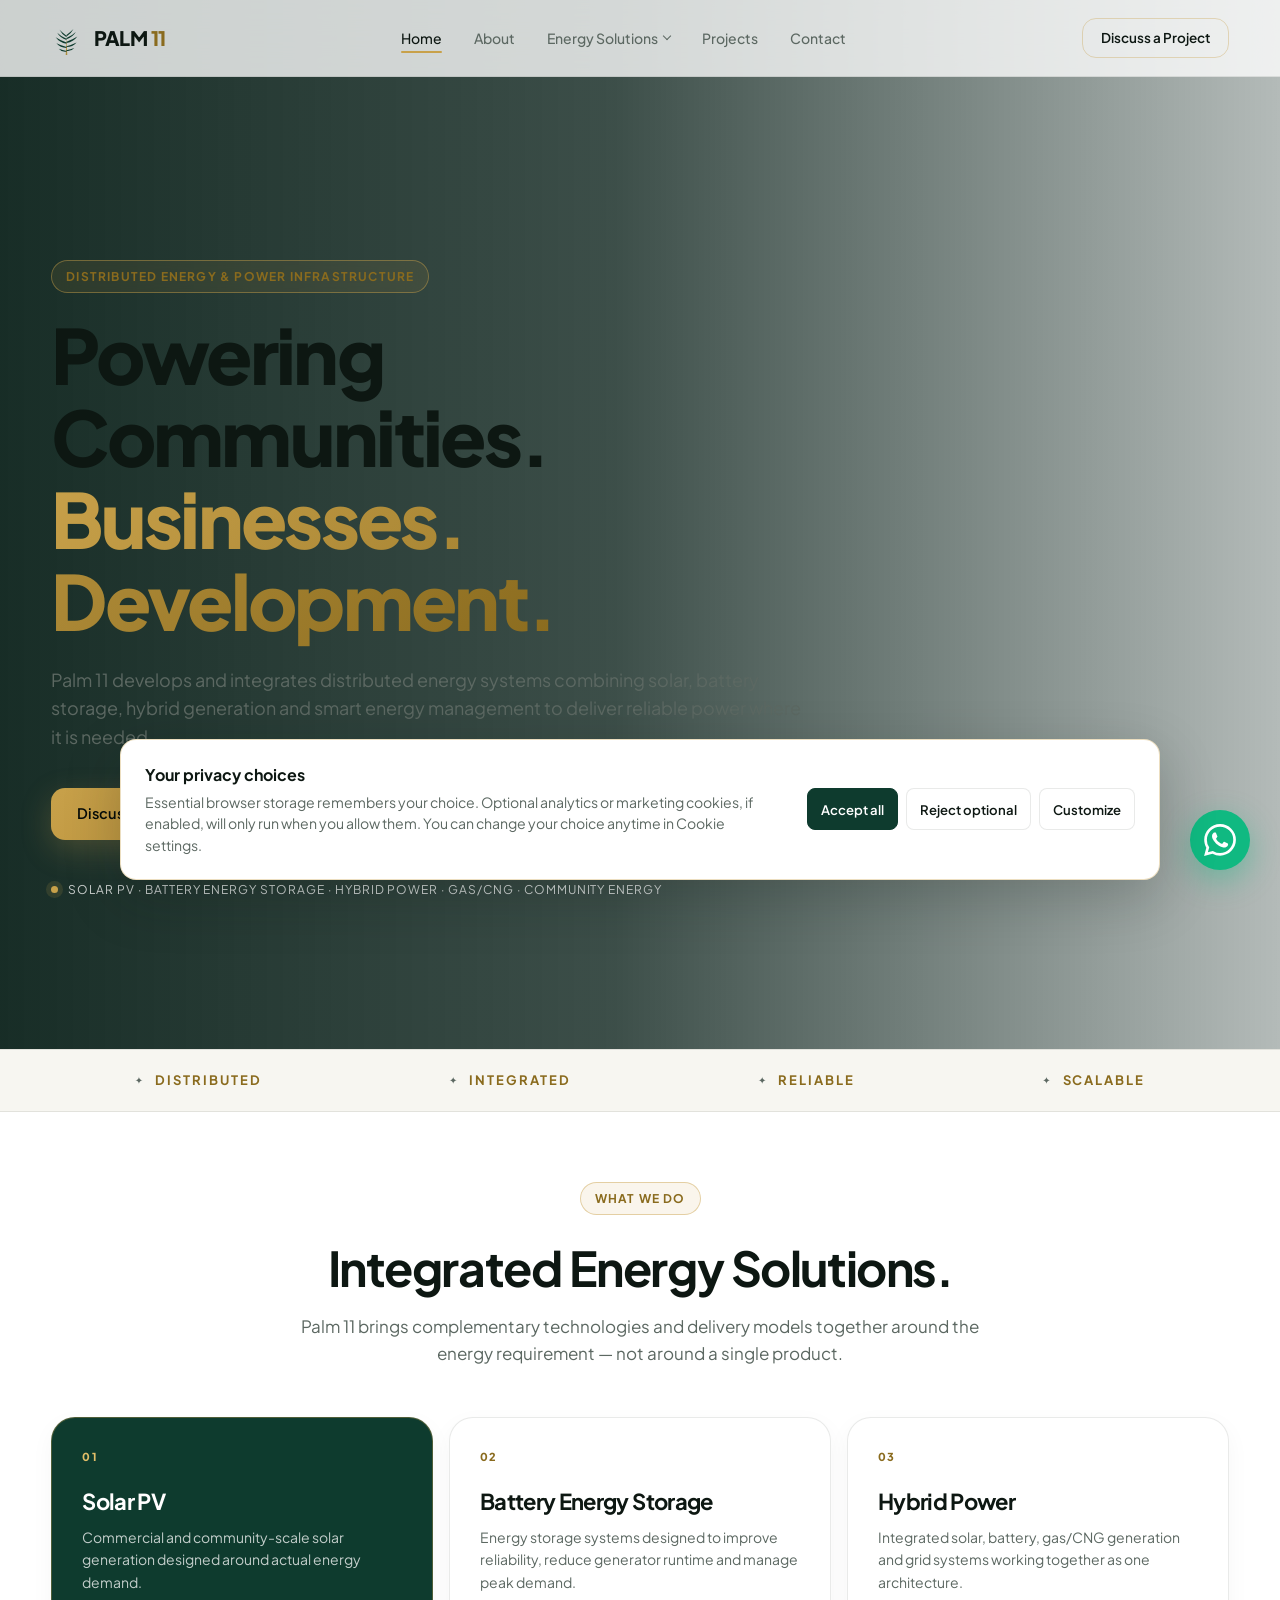
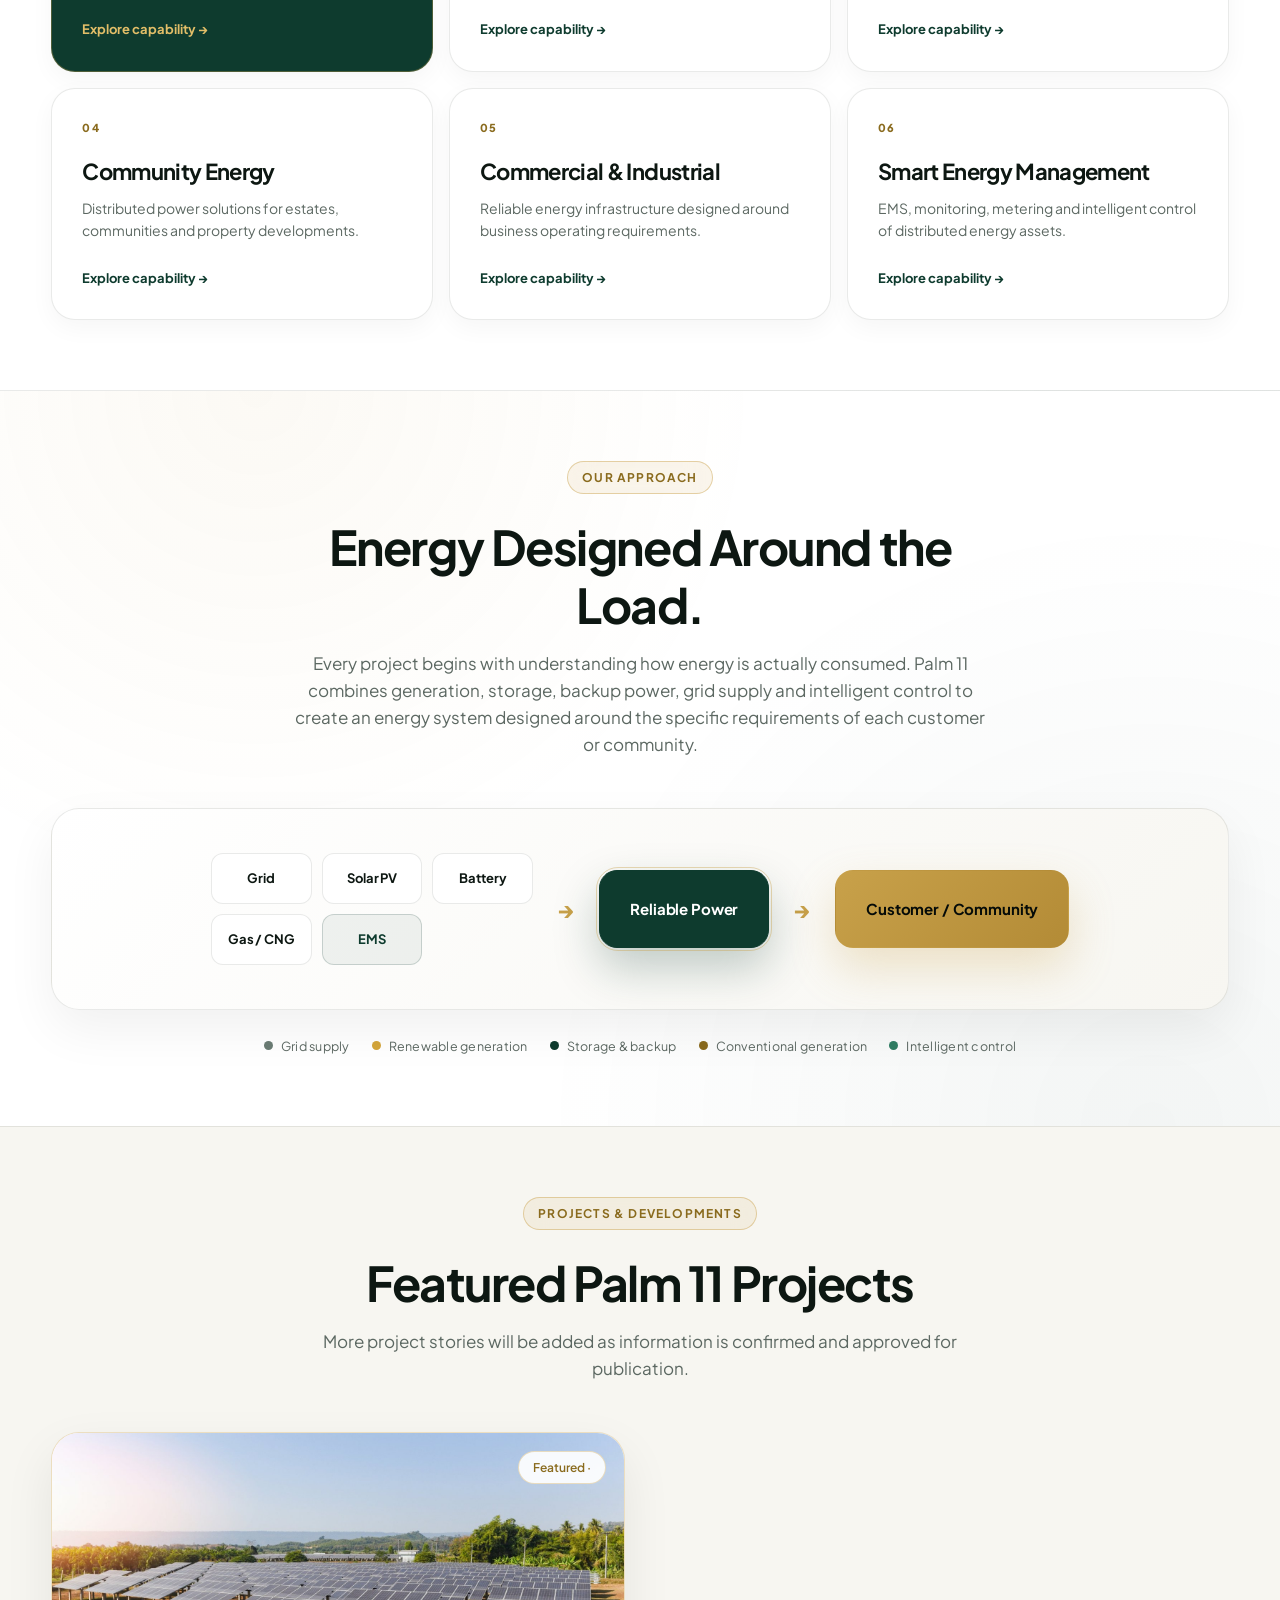
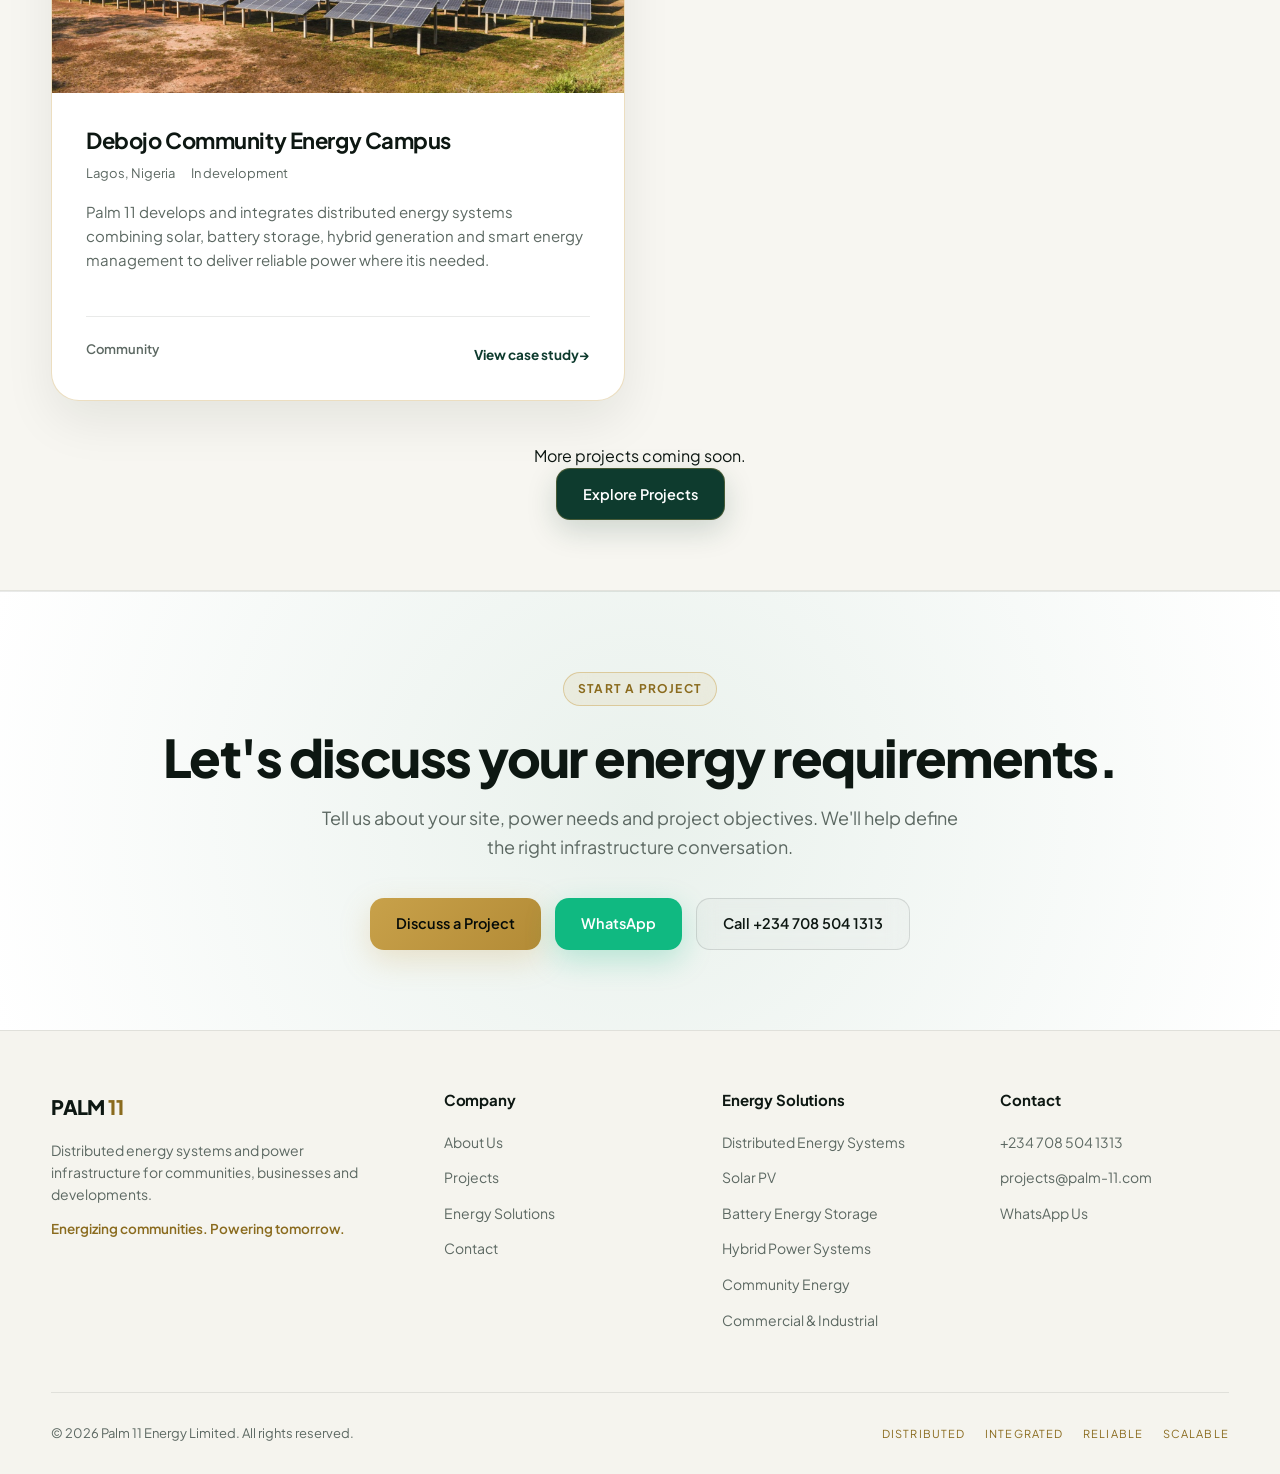
<file: index.html>
<!DOCTYPE html>
<html lang="en"><head>
<script>
  window.dataLayer = window.dataLayer || [];
  function gtag(){dataLayer.push(arguments);}
  gtag('consent', 'default', {
    analytics_storage: 'denied',
    ad_storage: 'denied',
    ad_user_data: 'denied',
    ad_personalization: 'denied'
  });
  gtag('js', new Date());
  window.loadPalm11GoogleAnalytics = function () {
    if (!window.palm11CookieConsent?.analytics || window.palm11GoogleAnalyticsLoading) return;
    window.palm11GoogleAnalyticsLoading = true;
    const script = document.createElement('script');
    script.async = true;
    script.src = 'https://www.googletagmanager.com/gtag/js?id=G-WK1J6JEWTY';
    script.onload = function () {
      if (window.palm11CookieConsent?.analytics) gtag('config', 'G-WK1J6JEWTY');
      else window.palm11GoogleAnalyticsLoading = false;
    };
    document.head.appendChild(script);
  };
</script>

<meta charset="UTF-8"><meta name="viewport" content="width=device-width, initial-scale=1.0">














<title>Palm 11 Energy | Distributed Energy &amp; Power Infrastructure</title>
<meta name="description" content="Palm 11 develops and integrates distributed energy systems — solar PV, battery storage, hybrid power, gas/CNG generation and smart energy management — for communities, businesses and developments across Nigeria.">
<meta name="keywords" content="Palm 11 Energy, distributed energy Nigeria, solar PV, battery energy storage, BESS, hybrid power systems, community energy, commercial and industrial energy, energy management">
<meta name="author" content="Palm 11 Energy Limited">
<meta name="robots" content="index, follow">
<link rel="canonical" href="https://www.palm11energy.com/">
<meta property="og:type" content="website">
<meta property="og:title" content="Palm 11 Energy | Distributed Energy &amp; Power Infrastructure">
<meta property="og:description" content="Palm 11 develops and integrates distributed energy systems — solar PV, battery storage, hybrid power, gas/CNG generation and smart energy management — for communities, businesses and developments across Nigeria.">
<meta property="og:url" content="https://www.palm11energy.com/">
<meta property="og:image" content="https://www.palm11energy.com/images/og-home.jpg">
<meta property="og:image:alt" content="Palm 11 Energy | Distributed Energy &amp; Power Infrastructure">
<meta property="og:site_name" content="Palm 11 Energy Limited">
<meta name="twitter:card" content="summary_large_image">
<meta name="twitter:title" content="Palm 11 Energy | Distributed Energy &amp; Power Infrastructure">
<meta name="twitter:description" content="Palm 11 develops and integrates distributed energy systems — solar PV, battery storage, hybrid power, gas/CNG generation and smart energy management — for communities, businesses and developments across Nigeria.">
<meta name="twitter:image" content="https://www.palm11energy.com/images/og-home.jpg">
<script type="application/ld+json">{"@context":"https://schema.org","@graph":[{"@type":"Organization","@id":"https://www.palm11energy.com/#organization","name":"Palm 11 Energy Limited","url":"https://www.palm11energy.com/","logo":"https://www.palm11energy.com/images/logo.svg","description":"Distributed energy and power infrastructure development company.","email":"projects@palm-11.com","telephone":"+2347085041313"},{"@type":"WebSite","@id":"https://www.palm11energy.com/#website","url":"https://www.palm11energy.com/","name":"Palm 11 Energy","publisher":{"@id":"https://www.palm11energy.com/#organization"}},{"@type":"WebPage","@id":"https://www.palm11energy.com/#webpage","url":"https://www.palm11energy.com/","name":"Palm 11 Energy | Distributed Energy & Power Infrastructure","description":"Palm 11 develops and integrates distributed energy systems — solar PV, battery storage, hybrid power, gas/CNG generation and smart energy management — for communities, businesses and developments across Nigeria.","isPartOf":{"@id":"https://www.palm11energy.com/#website"},"about":{"@id":"https://www.palm11energy.com/#organization"},"primaryImageOfPage":{"@type":"ImageObject","url":"https://www.palm11energy.com/images/og-home.jpg"}}]}</script>
<link rel="stylesheet" href="css/styles.css"><link rel="icon" type="image/svg+xml" href="images/logo-mark.svg"></head><body>
<header class="site-header">
  <div class="container nav-wrapper">
    <a href="index.html" class="logo" aria-label="Palm 11 Energy Home">
  <img src="images/logo-mark.svg" class="logo-mark" alt="" aria-hidden="true">
  <span class="logo-text">PALM <span>11</span></span>
</a>
    <nav class="nav-menu" aria-label="Main navigation"><a href="index.html" class="active">Home</a>
        <a href="about.html" class="">About</a>
        <div class="nav-dropdown">
          <a href="services.html" class="nav-dropdown-trigger " aria-haspopup="true">Energy Solutions <span class="nav-chevron" aria-hidden="true">⌄</span></a>
          <button class="nav-dropdown-toggle" type="button" aria-label="Show Energy Solutions links" aria-expanded="false" aria-controls="energy-solutions-submenu"><span class="nav-chevron" aria-hidden="true">⌄</span></button>
          <div class="nav-dropdown-menu" id="energy-solutions-submenu">
            <a href="services.html#distributed">Distributed Energy Systems <small>Integrated generation + storage</small></a>
            <a href="services.html#solar">Solar PV <small>Commercial + community scale</small></a>
            <a href="services.html#bess">Battery Energy Storage <small>BESS + load management</small></a>
            <a href="services.html#hybrid">Hybrid Power Systems <small>Solar + battery + gas/CNG + grid</small></a>
            <a href="services.html#community">Community Energy <small>Estates + developments</small></a>
            <a href="services.html#ci">Commercial &amp; Industrial <small>Business + industrial energy</small></a>
            <a href="services.html#eaas">Energy-as-a-Service <small>Service-based infrastructure</small></a>
            <a href="services.html#smart">Smart Energy &amp; Monitoring <small>EMS + metering + data</small></a>
          </div>
        </div>
        <a href="projects.html" class="">Projects</a>
        <a href="contact.html" class="">Contact</a></nav>
    <div class="nav-cta">
      <a href="contact.html" class="btn btn-outline">Discuss a Project</a>
    </div>
    <button class="mobile-toggle" aria-label="Toggle menu" aria-expanded="false"><span></span><span></span><span></span></button>
  </div>
</header>

<!-- HERO -->
<section class="hero hero-infrastructure"><div class="container"><div class="hero-content">
<span class="eyebrow">Distributed Energy &amp; Power Infrastructure</span>
<h1>Powering Communities. <span>Businesses. Development.</span></h1>
<p>Palm 11 develops and integrates distributed energy systems combining solar, battery storage, hybrid generation and smart energy management to deliver reliable power where it is needed.</p>
<div class="hero-actions">
  <a href="contact.html" class="btn btn-gold">Discuss Your Energy Project</a>
  <a href="projects.html" class="btn btn-outline-white">Explore Our Projects</a>
</div>
<div class="hero-note"><span></span> Solar PV · Battery Energy Storage · Hybrid Power · Gas/CNG · Community Energy</div>
</div></div></section>

<div class="values-bar"><div class="container"><span>Distributed</span><span>Integrated</span><span>Reliable</span><span>Scalable</span></div></div>

<!-- WHAT WE DO -->
<section class="section"><div class="container">
  <div class="section-header">
    <span class="eyebrow">What We Do</span>
    <h2>Integrated Energy Solutions.</h2>
    <p>Palm 11 brings complementary technologies and delivery models together around the energy requirement — not around a single product.</p>
  </div>
  <div class="capability-grid capability-grid-6">
    <article class="capability-card featured">
      <div class="capability-number">01</div>
      <h3>Solar PV</h3>
      <p>Commercial and community-scale solar generation designed around actual energy demand.</p>
      <a href="services.html#solar">Explore capability →</a>
    </article>
    <article class="capability-card">
      <div class="capability-number">02</div>
      <h3>Battery Energy Storage</h3>
      <p>Energy storage systems designed to improve reliability, reduce generator runtime and manage peak demand.</p>
      <a href="services.html#bess">Explore capability →</a>
    </article>
    <article class="capability-card">
      <div class="capability-number">03</div>
      <h3>Hybrid Power</h3>
      <p>Integrated solar, battery, gas/CNG generation and grid systems working together as one architecture.</p>
      <a href="services.html#hybrid">Explore capability →</a>
    </article>
    <article class="capability-card">
      <div class="capability-number">04</div>
      <h3>Community Energy</h3>
      <p>Distributed power solutions for estates, communities and property developments.</p>
      <a href="services.html#community">Explore capability →</a>
    </article>
    <article class="capability-card">
      <div class="capability-number">05</div>
      <h3>Commercial &amp; Industrial</h3>
      <p>Reliable energy infrastructure designed around business operating requirements.</p>
      <a href="services.html#ci">Explore capability →</a>
    </article>
    <article class="capability-card">
      <div class="capability-number">06</div>
      <h3>Smart Energy Management</h3>
      <p>EMS, monitoring, metering and intelligent control of distributed energy assets.</p>
      <a href="services.html#smart">Explore capability →</a>
    </article>
  </div>
</div></section>

<!-- ENERGY DESIGNED AROUND THE LOAD -->
<section class="section energy-flow-section">
  <div class="container">
    <div class="section-header">
      <span class="eyebrow">Our Approach</span>
      <h2>Energy Designed Around the Load.</h2>
      <p>Every project begins with understanding how energy is actually consumed. Palm 11 combines generation, storage, backup power, grid supply and intelligent control to create an energy system designed around the specific requirements of each customer or community.</p>
    </div>

    <div class="energy-flow" role="img" aria-label="Diagram: Grid, Solar, Battery, Gas/CNG and Energy Management System combine to deliver reliable power to the customer or community.">
      <div class="flow-sources">
        <div class="flow-node">Grid</div>
        <div class="flow-node">Solar PV</div>
        <div class="flow-node">Battery</div>
        <div class="flow-node">Gas / CNG</div>
        <div class="flow-node flow-node-ems">EMS</div>
      </div>
      <div class="flow-arrow" aria-hidden="true">→</div>
      <div class="flow-node flow-core">Reliable Power</div>
      <div class="flow-arrow" aria-hidden="true">→</div>
      <div class="flow-node flow-customer">Customer / Community</div>
    </div>

    <div class="flow-legend">
      <span><i class="dot dot-grid"></i> Grid supply</span>
      <span><i class="dot dot-solar"></i> Renewable generation</span>
      <span><i class="dot dot-storage"></i> Storage &amp; backup</span>
      <span><i class="dot dot-gen"></i> Conventional generation</span>
      <span><i class="dot dot-ems"></i> Intelligent control</span>
    </div>
  </div>
</section>

<!-- PROJECTS -->
<section class="section project-preview"><div class="container">
  <div class="section-header"><span class="eyebrow">Projects &amp; Developments</span><h2>Featured Palm 11 Projects</h2><p>More project stories will be added as information is confirmed and approved for publication.</p></div>
  <div class="projects-grid">
    <article class="project-card project-card-featured" data-project-slug="debojo-community-energy" data-category="community" data-status="in-development" data-featured="true">
      <div class="project-image"><div class="project-image-placeholder" role="img" aria-label="Project image not yet approved for publication"><span>Project image to be added</span></div><span class="project-badge">Community · In development</span></div>
      <div class="project-body"><h3>Debojo Community Energy Project</h3><div class="project-meta"><span>Lagos State, Nigeria</span><span>In development</span></div><p>The current project concept includes solar PV, battery storage, gas/CNG generation, energy management and community distribution.</p><a href="projects.html#debojo" class="project-link">View project <span aria-hidden="true">→</span></a></div>
    </article>
  </div>
  <div class="project-preview-cta"><p>More projects coming soon.</p><a href="projects.html" class="btn btn-primary">Explore Projects</a></div>
</div></section>
<!-- CTA -->
<section class="cta-banner"><div class="container">
  <span class="eyebrow">Start a Project</span>
  <h2>Let's discuss your energy requirements.</h2>
  <p>Tell us about your site, power needs and project objectives. We'll help define the right infrastructure conversation.</p>
  <div class="cta-actions">
    <a href="contact.html" class="btn btn-gold">Discuss a Project</a>
    <a href="https://wa.me/2347085041313?text=Hello%20Palm%2011%2C%20I%27d%20like%20to%20discuss%20an%20energy%20project" class="btn btn-whatsapp" target="_blank" rel="noopener">WhatsApp</a>
    <a href="tel:+2347085041313" class="btn btn-outline-white">Call +234 708 504 1313</a>
  </div>
</div></section>

<footer class="site-footer">
  <div class="container">
    <div class="footer-grid">
      <div class="footer-brand">
        <a href="index.html" class="logo-text">PALM <span style="color:var(--gold-ink)">11</span></a>
        <p>Distributed energy systems and power infrastructure for communities, businesses and developments.</p>
        <p class="tagline">Energizing communities. Powering tomorrow.</p>
      </div>
      <div class="footer-col"><h4>Company</h4><ul>
        <li><a href="about.html">About Us</a></li><li><a href="projects.html">Projects</a></li><li><a href="services.html">Energy Solutions</a></li><li><a href="contact.html">Contact</a></li>
      </ul></div>
      <div class="footer-col"><h4>Energy Solutions</h4><ul>
        <li><a href="services.html#distributed">Distributed Energy Systems</a></li>
        <li><a href="services.html#solar">Solar PV</a></li>
        <li><a href="services.html#bess">Battery Energy Storage</a></li>
        <li><a href="services.html#hybrid">Hybrid Power Systems</a></li>
        <li><a href="services.html#community">Community Energy</a></li>
        <li><a href="services.html#ci">Commercial &amp; Industrial</a></li>
      </ul></div>
      <div class="footer-col"><h4>Contact</h4><ul>
        <li><a href="tel:+2347085041313">+234 708 504 1313</a></li>
        <li><a href="mailto:projects@palm-11.com">projects@palm-11.com</a></li>
        <li><a href="https://wa.me/2347085041313" target="_blank" rel="noopener">WhatsApp Us</a></li>
      </ul></div>
    </div>
    <div class="footer-bottom"><p>© 2026 Palm 11 Energy Limited. All rights reserved.</p><div class="values"><span>Distributed</span><span>Integrated</span><span>Reliable</span><span>Scalable</span></div></div>
  </div>
</footer>
<a href="https://wa.me/2347085041313?text=Hello%20Palm%2011%2C%20I%27d%20like%20to%20discuss%20an%20energy%20project" class="whatsapp-float" target="_blank" rel="noopener" aria-label="Chat on WhatsApp"><svg viewBox="0 0 24 24"><path d="M17.472 14.382c-.297-.149-1.758-.867-2.03-.967-.273-.099-.471-.148-.67.15-.197.297-.767.966-.94 1.164-.173.199-.347.223-.644.075-.297-.15-1.255-.463-2.39-1.475-.883-.788-1.48-1.761-1.653-2.059-.173-.297-.018-.458.13-.606.134-.133.298-.347.446-.52.149-.174.198-.298.298-.497.099-.198.05-.371-.025-.52-.075-.149-.669-1.612-.916-2.207-.242-.579-.487-.5-.669-.51-.173-.008-.371-.01-.57-.01-.198 0-.52.074-.792.372-.272.297-1.04 1.016-1.04 2.479 0 1.462 1.065 2.875 1.213 3.074.149.198 2.096 3.2 5.077 4.487.709.306 1.262.489 1.694.625.712.227 1.36.195 1.871.118.571-.085 1.758-.719 2.006-1.413.248-.694.248-1.289.173-1.413-.074-.124-.272-.198-.57-.347m-5.421 7.403h-.004a9.87 9.87 0 01-5.031-1.378l-.361-.214-3.741.982.998-3.648-.235-.374a9.86 9.86 0 01-1.51-5.26c.001-5.45 4.436-9.884 9.888-9.884 2.64 0 5.122 1.03 6.988 2.898a9.825 9.825 0 012.893 6.994c-.003 5.45-4.435 9.884-9.885 9.884m8.413-18.297A11.815 11.815 0 0012.05 0C5.495 0 .16 5.335.157 11.892c0 2.096.547 4.142 1.588 5.945L.057 24l6.305-1.654a11.882 11.882 0 005.683 1.448h.005c6.554 0 11.89-5.335 11.893-11.893a11.821 11.821 0 00-3.48-8.413z"/></svg></a>
<script src="js/main.js"></script></body></html>
</file>
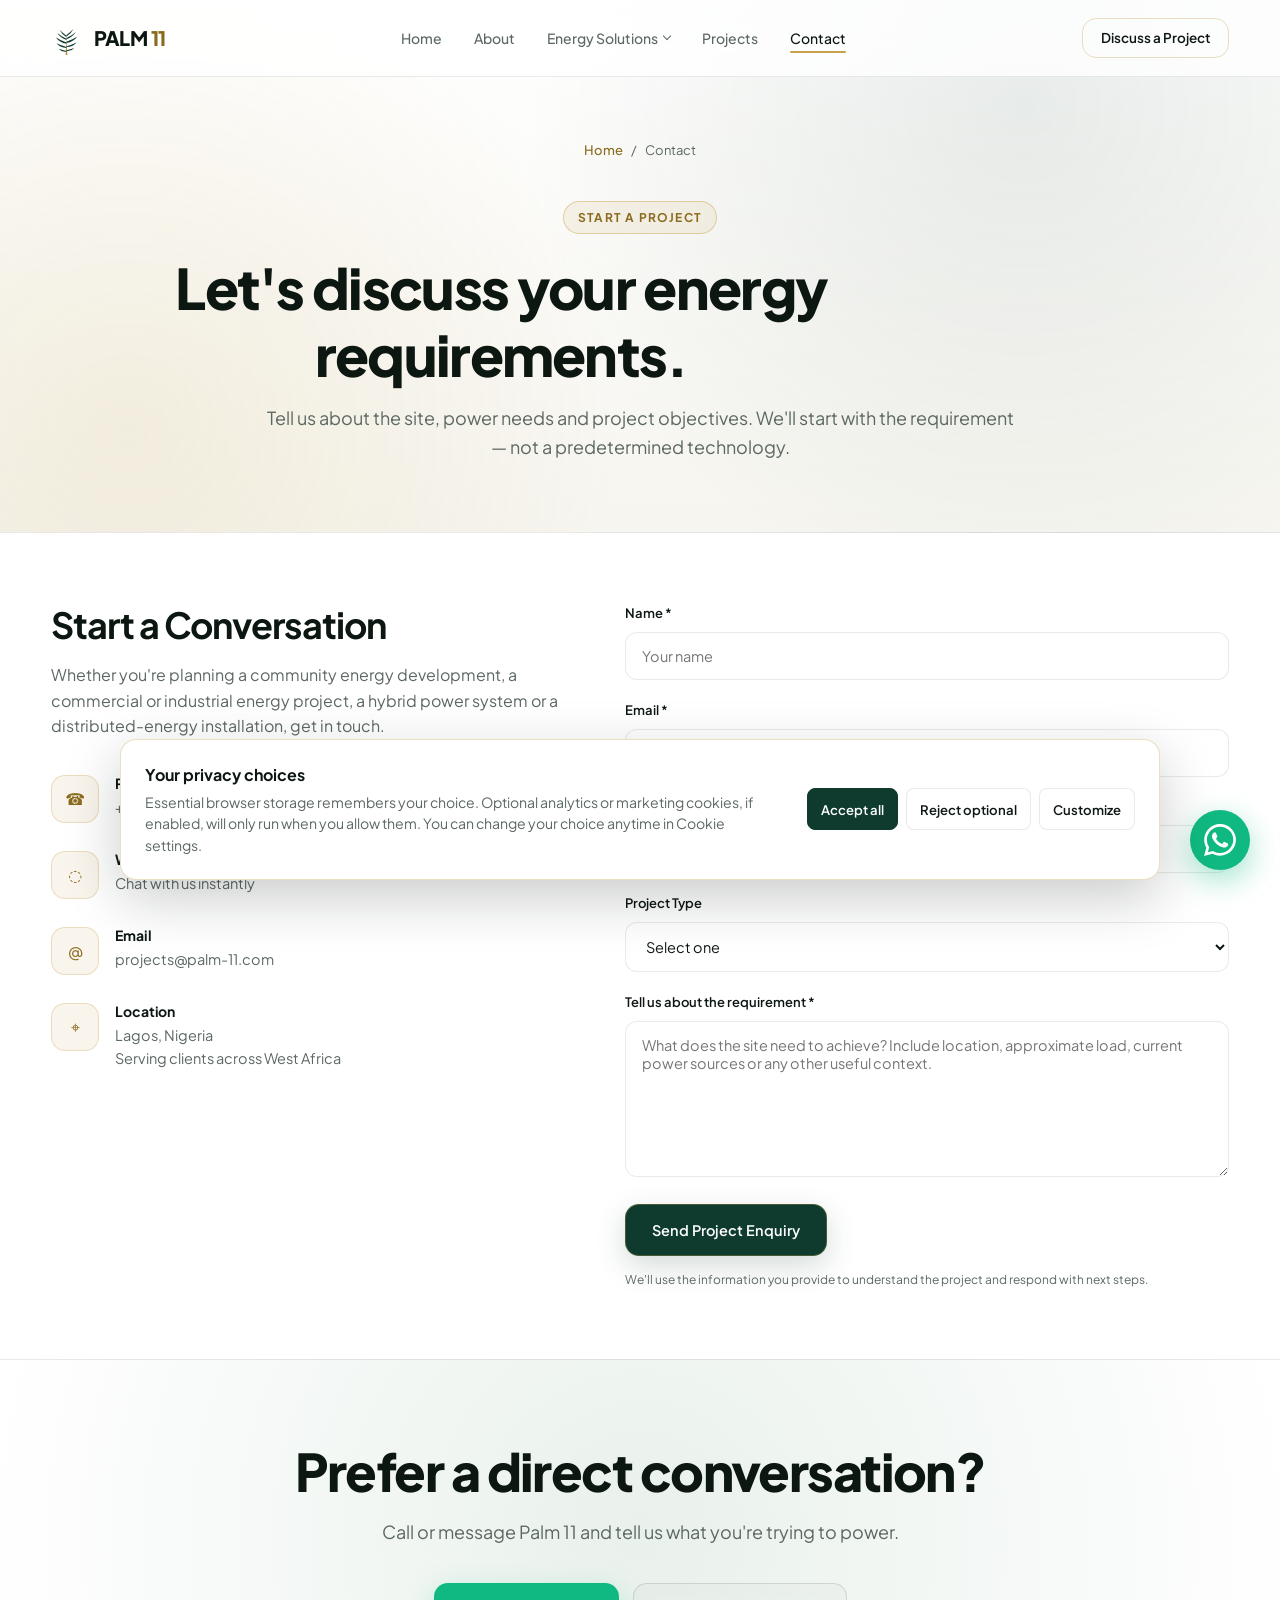
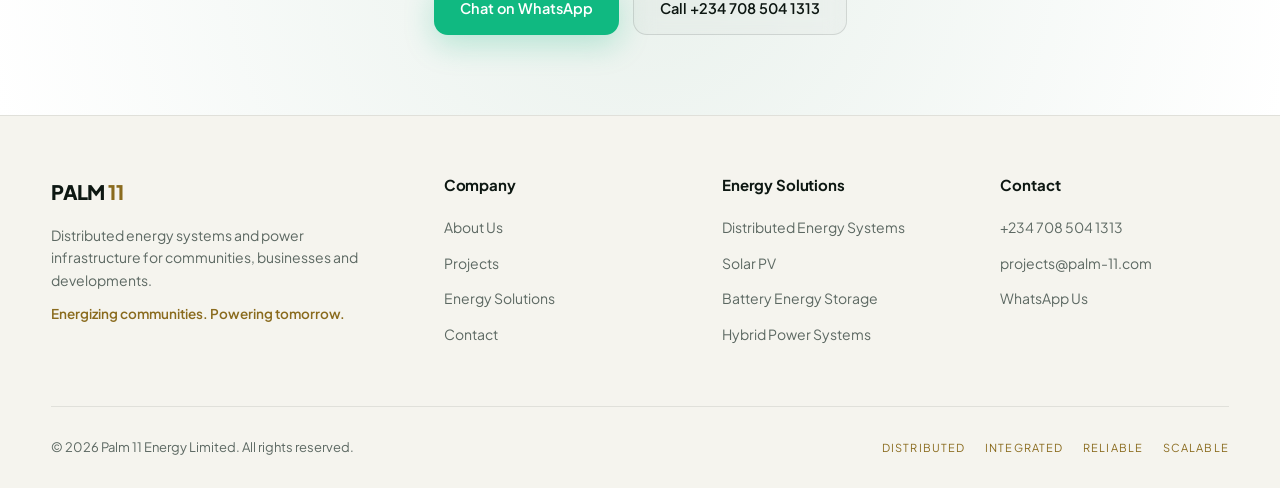
<file: contact.html>
<!DOCTYPE html><html lang="en"><head>
<script>
  window.dataLayer = window.dataLayer || [];
  function gtag(){dataLayer.push(arguments);}
  gtag('consent', 'default', {
    analytics_storage: 'denied',
    ad_storage: 'denied',
    ad_user_data: 'denied',
    ad_personalization: 'denied'
  });
  gtag('js', new Date());
  window.loadPalm11GoogleAnalytics = function () {
    if (!window.palm11CookieConsent?.analytics || window.palm11GoogleAnalyticsLoading) return;
    window.palm11GoogleAnalyticsLoading = true;
    const script = document.createElement('script');
    script.async = true;
    script.src = 'https://www.googletagmanager.com/gtag/js?id=G-WK1J6JEWTY';
    script.onload = function () {
      if (window.palm11CookieConsent?.analytics) gtag('config', 'G-WK1J6JEWTY');
      else window.palm11GoogleAnalyticsLoading = false;
    };
    document.head.appendChild(script);
  };
</script>
<meta charset="UTF-8"><meta name="viewport" content="width=device-width, initial-scale=1.0">






<title>Discuss an Energy Project | Palm 11 Energy</title>
<meta name="description" content="Contact Palm 11 Energy to discuss a distributed energy, solar PV, battery storage, hybrid power, community energy or commercial &amp; industrial energy project.">
<meta name="keywords" content="contact Palm 11 Energy, energy project enquiries Nigeria, distributed energy consultation, solar PV project, battery storage project, hybrid power project">
<meta name="author" content="Palm 11 Energy Limited">
<meta name="robots" content="index, follow">
<link rel="canonical" href="https://www.palm11energy.com/contact.html">
<meta property="og:type" content="website">
<meta property="og:title" content="Discuss an Energy Project | Palm 11 Energy">
<meta property="og:description" content="Contact Palm 11 Energy to discuss a distributed energy, solar PV, battery storage, hybrid power, community energy or commercial &amp; industrial energy project.">
<meta property="og:url" content="https://www.palm11energy.com/contact.html">
<meta property="og:image" content="https://www.palm11energy.com/images/og-contact.jpg">
<meta property="og:image:alt" content="Discuss an Energy Project | Palm 11 Energy">
<meta property="og:site_name" content="Palm 11 Energy Limited">
<meta name="twitter:card" content="summary_large_image">
<meta name="twitter:title" content="Discuss an Energy Project | Palm 11 Energy">
<meta name="twitter:description" content="Contact Palm 11 Energy to discuss a distributed energy, solar PV, battery storage, hybrid power, community energy or commercial &amp; industrial energy project.">
<meta name="twitter:image" content="https://www.palm11energy.com/images/og-contact.jpg">
<script type="application/ld+json">{"@context":"https://schema.org","@graph":[{"@type":"Organization","@id":"https://www.palm11energy.com/#organization","name":"Palm 11 Energy Limited","url":"https://www.palm11energy.com/","logo":"https://www.palm11energy.com/images/logo.svg","description":"Distributed energy and power infrastructure development company.","email":"projects@palm-11.com","telephone":"+2347085041313"},{"@type":"WebSite","@id":"https://www.palm11energy.com/#website","url":"https://www.palm11energy.com/","name":"Palm 11 Energy","publisher":{"@id":"https://www.palm11energy.com/#organization"}},{"@type":"ContactPage","@id":"https://www.palm11energy.com/contact.html#webpage","url":"https://www.palm11energy.com/contact.html","name":"Discuss an Energy Project | Palm 11 Energy","description":"Contact Palm 11 Energy to discuss a distributed energy, solar PV, battery storage, hybrid power, community energy or commercial & industrial energy project.","isPartOf":{"@id":"https://www.palm11energy.com/#website"},"about":{"@id":"https://www.palm11energy.com/#organization"},"primaryImageOfPage":{"@type":"ImageObject","url":"https://www.palm11energy.com/images/og-contact.jpg"}}]}</script>
<link rel="stylesheet" href="css/styles.css"><link rel="icon" type="image/svg+xml" href="images/logo-mark.svg"></head><body>
<header class="site-header">
  <div class="container nav-wrapper">
    <a href="index.html" class="logo" aria-label="Palm 11 Energy Home">
  <img src="images/logo-mark.svg" class="logo-mark" alt="" aria-hidden="true">
  <span class="logo-text">PALM <span>11</span></span>
</a>
    <nav class="nav-menu" aria-label="Main navigation"><a href="index.html" class="">Home</a>
        <a href="about.html" class="">About</a>
        <div class="nav-dropdown">
          <a href="services.html" class="nav-dropdown-trigger " aria-haspopup="true">Energy Solutions <span class="nav-chevron" aria-hidden="true">⌄</span></a>
          <button class="nav-dropdown-toggle" type="button" aria-label="Show Energy Solutions links" aria-expanded="false" aria-controls="energy-solutions-submenu"><span class="nav-chevron" aria-hidden="true">⌄</span></button>
          <div class="nav-dropdown-menu" id="energy-solutions-submenu">
            <a href="services.html#distributed">Distributed Energy Systems <small>Integrated generation + storage</small></a>
            <a href="services.html#solar">Solar PV <small>Commercial + community scale</small></a>
            <a href="services.html#bess">Battery Energy Storage <small>BESS + load management</small></a>
            <a href="services.html#hybrid">Hybrid Power Systems <small>Solar + battery + gas/CNG + grid</small></a>
            <a href="services.html#community">Community Energy <small>Estates + developments</small></a>
            <a href="services.html#ci">Commercial &amp; Industrial <small>Business + industrial energy</small></a>
            <a href="services.html#eaas">Energy-as-a-Service <small>Service-based infrastructure</small></a>
            <a href="services.html#smart">Smart Energy &amp; Monitoring <small>EMS + metering + data</small></a>
          </div>
        </div>
        <a href="projects.html" class="">Projects</a>
        <a href="contact.html" class="active">Contact</a></nav>
    <div class="nav-cta">
      <a href="contact.html" class="btn btn-outline">Discuss a Project</a>
    </div>
    <button class="mobile-toggle" aria-label="Toggle menu" aria-expanded="false"><span></span><span></span><span></span></button>
  </div>
</header>

<section class="page-hero"><div class="container">
  <div class="breadcrumb"><a href="index.html">Home</a><span>/</span><span>Contact</span></div>
  <span class="eyebrow">Start a Project</span>
  <h1>Let's discuss your energy requirements.</h1>
  <p>Tell us about the site, power needs and project objectives. We'll start with the requirement — not a predetermined technology.</p>
</div></section>

<section class="section"><div class="container"><div class="contact-grid">
  <div class="contact-info">
    <h2>Start a Conversation</h2>
    <p>Whether you're planning a community energy development, a commercial or industrial energy project, a hybrid power system or a distributed-energy installation, get in touch.</p>
    <div class="contact-item"><div class="icon">☎</div><div><h4>Phone / Call</h4><p><a href="tel:+2347085041313">+234 708 504 1313</a></p></div></div>
    <div class="contact-item"><div class="icon">◌</div><div><h4>WhatsApp</h4><p><a href="https://wa.me/2347085041313" target="_blank" rel="noopener">Chat with us instantly</a></p></div></div>
    <div class="contact-item"><div class="icon">@</div><div><h4>Email</h4><p><a href="mailto:projects@palm-11.com">projects@palm-11.com</a></p></div></div>
    <div class="contact-item"><div class="icon">⌖</div><div><h4>Location</h4><p>Lagos, Nigeria<br>Serving clients across West Africa</p></div></div>
  </div>

  <div class="contact-form-wrap">
    <form id="contactForm">
      <div class="form-grid">
        <div class="form-group"><label for="name">Name *</label><input id="name" name="name" type="text" required placeholder="Your name"></div>
        <div class="form-group"><label for="email">Email *</label><input id="email" name="email" type="email" required placeholder="you@company.com"></div>
      </div>
      <div class="form-grid">
        <div class="form-group"><label for="company">Company / Organisation</label><input id="company" name="company" type="text" placeholder="Company name"></div>
        <div class="form-group"><label for="projectType">Project Type</label>
          <select id="projectType" name="projectType">
            <option value="">Select one</option>
            <option>Distributed Energy System</option>
            <option>Solar PV</option>
            <option>Battery Energy Storage (BESS)</option>
            <option>Hybrid Power System</option>
            <option>Gas / CNG Generation</option>
            <option>Community Energy / Estate</option>
            <option>Commercial &amp; Industrial Energy</option>
            <option>Energy-as-a-Service</option>
            <option>Smart Energy / Monitoring</option>
            <option>Other / Not Sure</option>
          </select>
        </div>
      </div>
      <div class="form-group"><label for="message">Tell us about the requirement *</label><textarea id="message" name="message" rows="7" required placeholder="What does the site need to achieve? Include location, approximate load, current power sources or any other useful context."></textarea></div>
      <button type="submit" class="btn btn-primary">Send Project Enquiry</button>
      <p class="form-note">We'll use the information you provide to understand the project and respond with next steps.</p>
    </form>
  </div>
</div></div></section>

<section class="cta-banner"><div class="container">
  <h2>Prefer a direct conversation?</h2>
  <p>Call or message Palm 11 and tell us what you're trying to power.</p>
  <div class="cta-actions">
    <a href="https://wa.me/2347085041313?text=Hello%20Palm%2011%2C%20I%27d%20like%20to%20discuss%20an%20energy%20project" class="btn btn-whatsapp" target="_blank" rel="noopener">Chat on WhatsApp</a>
    <a href="tel:+2347085041313" class="btn btn-outline-white">Call +234 708 504 1313</a>
  </div>
</div></section>

<footer class="site-footer">
  <div class="container">
    <div class="footer-grid">
      <div class="footer-brand">
        <a href="index.html" class="logo-text">PALM <span style="color:var(--gold-ink)">11</span></a>
        <p>Distributed energy systems and power infrastructure for communities, businesses and developments.</p>
        <p class="tagline">Energizing communities. Powering tomorrow.</p>
      </div>
      <div class="footer-col"><h4>Company</h4><ul>
        <li><a href="about.html">About Us</a></li><li><a href="projects.html">Projects</a></li><li><a href="services.html">Energy Solutions</a></li><li><a href="contact.html">Contact</a></li>
      </ul></div>
      <div class="footer-col"><h4>Energy Solutions</h4><ul>
        <li><a href="services.html#distributed">Distributed Energy Systems</a></li>
        <li><a href="services.html#solar">Solar PV</a></li>
        <li><a href="services.html#bess">Battery Energy Storage</a></li>
        <li><a href="services.html#hybrid">Hybrid Power Systems</a></li>
      </ul></div>
      <div class="footer-col"><h4>Contact</h4><ul>
        <li><a href="tel:+2347085041313">+234 708 504 1313</a></li>
        <li><a href="mailto:projects@palm-11.com">projects@palm-11.com</a></li>
        <li><a href="https://wa.me/2347085041313" target="_blank" rel="noopener">WhatsApp Us</a></li>
      </ul></div>
    </div>
    <div class="footer-bottom"><p>© 2026 Palm 11 Energy Limited. All rights reserved.</p><div class="values"><span>Distributed</span><span>Integrated</span><span>Reliable</span><span>Scalable</span></div></div>
  </div>
</footer>
<a href="https://wa.me/2347085041313?text=Hello%20Palm%2011%2C%20I%27d%20like%20to%20discuss%20an%20energy%20project" class="whatsapp-float" target="_blank" rel="noopener" aria-label="Chat on WhatsApp"><svg viewBox="0 0 24 24"><path d="M17.472 14.382c-.297-.149-1.758-.867-2.03-.967-.273-.099-.471-.148-.67.15-.197.297-.767.966-.94 1.164-.173.199-.347.223-.644.075-.297-.15-1.255-.463-2.39-1.475-.883-.788-1.48-1.761-1.653-2.059-.173-.297-.018-.458.13-.606.134-.133.298-.347.446-.52.149-.174.198-.298.298-.497.099-.198.05-.371-.025-.52-.075-.149-.669-1.612-.916-2.207-.242-.579-.487-.5-.669-.51-.173-.008-.371-.01-.57-.01-.198 0-.52.074-.792.372-.272.297-1.04 1.016-1.04 2.479 0 1.462 1.065 2.875 1.213 3.074.149.198 2.096 3.2 5.077 4.487.709.306 1.262.489 1.694.625.712.227 1.36.195 1.871.118.571-.085 1.758-.719 2.006-1.413.248-.694.248-1.289.173-1.413-.074-.124-.272-.198-.57-.347m-5.421 7.403h-.004a9.87 9.87 0 01-5.031-1.378l-.361-.214-3.741.982.998-3.648-.235-.374a9.86 9.86 0 01-1.51-5.26c.001-5.45 4.436-9.884 9.888-9.884 2.64 0 5.122 1.03 6.988 2.898a9.825 9.825 0 012.893 6.994c-.003 5.45-4.435 9.884-9.885 9.884m8.413-18.297A11.815 11.815 0 0012.05 0C5.495 0 .16 5.335.157 11.892c0 2.096.547 4.142 1.588 5.945L.057 24l6.305-1.654a11.882 11.882 0 005.683 1.448h.005c6.554 0 11.89-5.335 11.893-11.893a11.821 11.821 0 00-3.48-8.413z"/></svg></a>
<script src="js/main.js"></script></body></html>
</file>
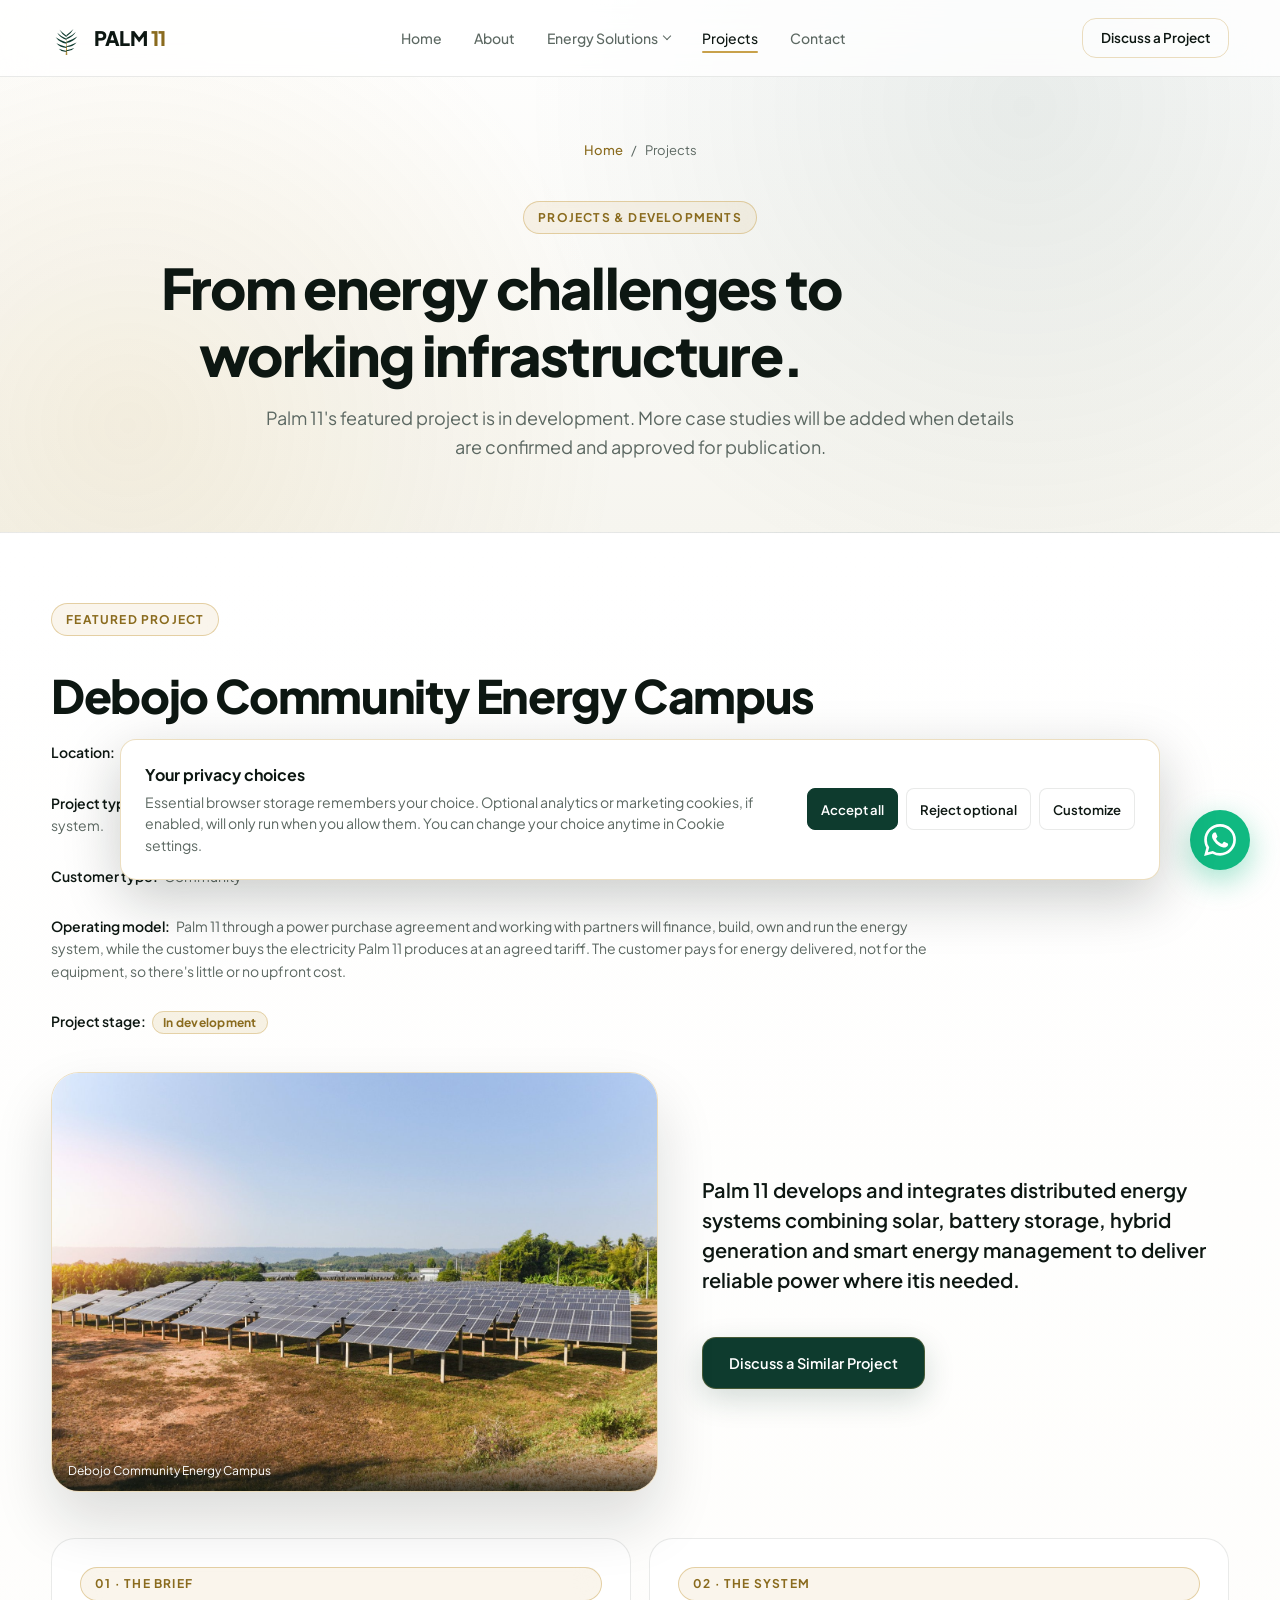
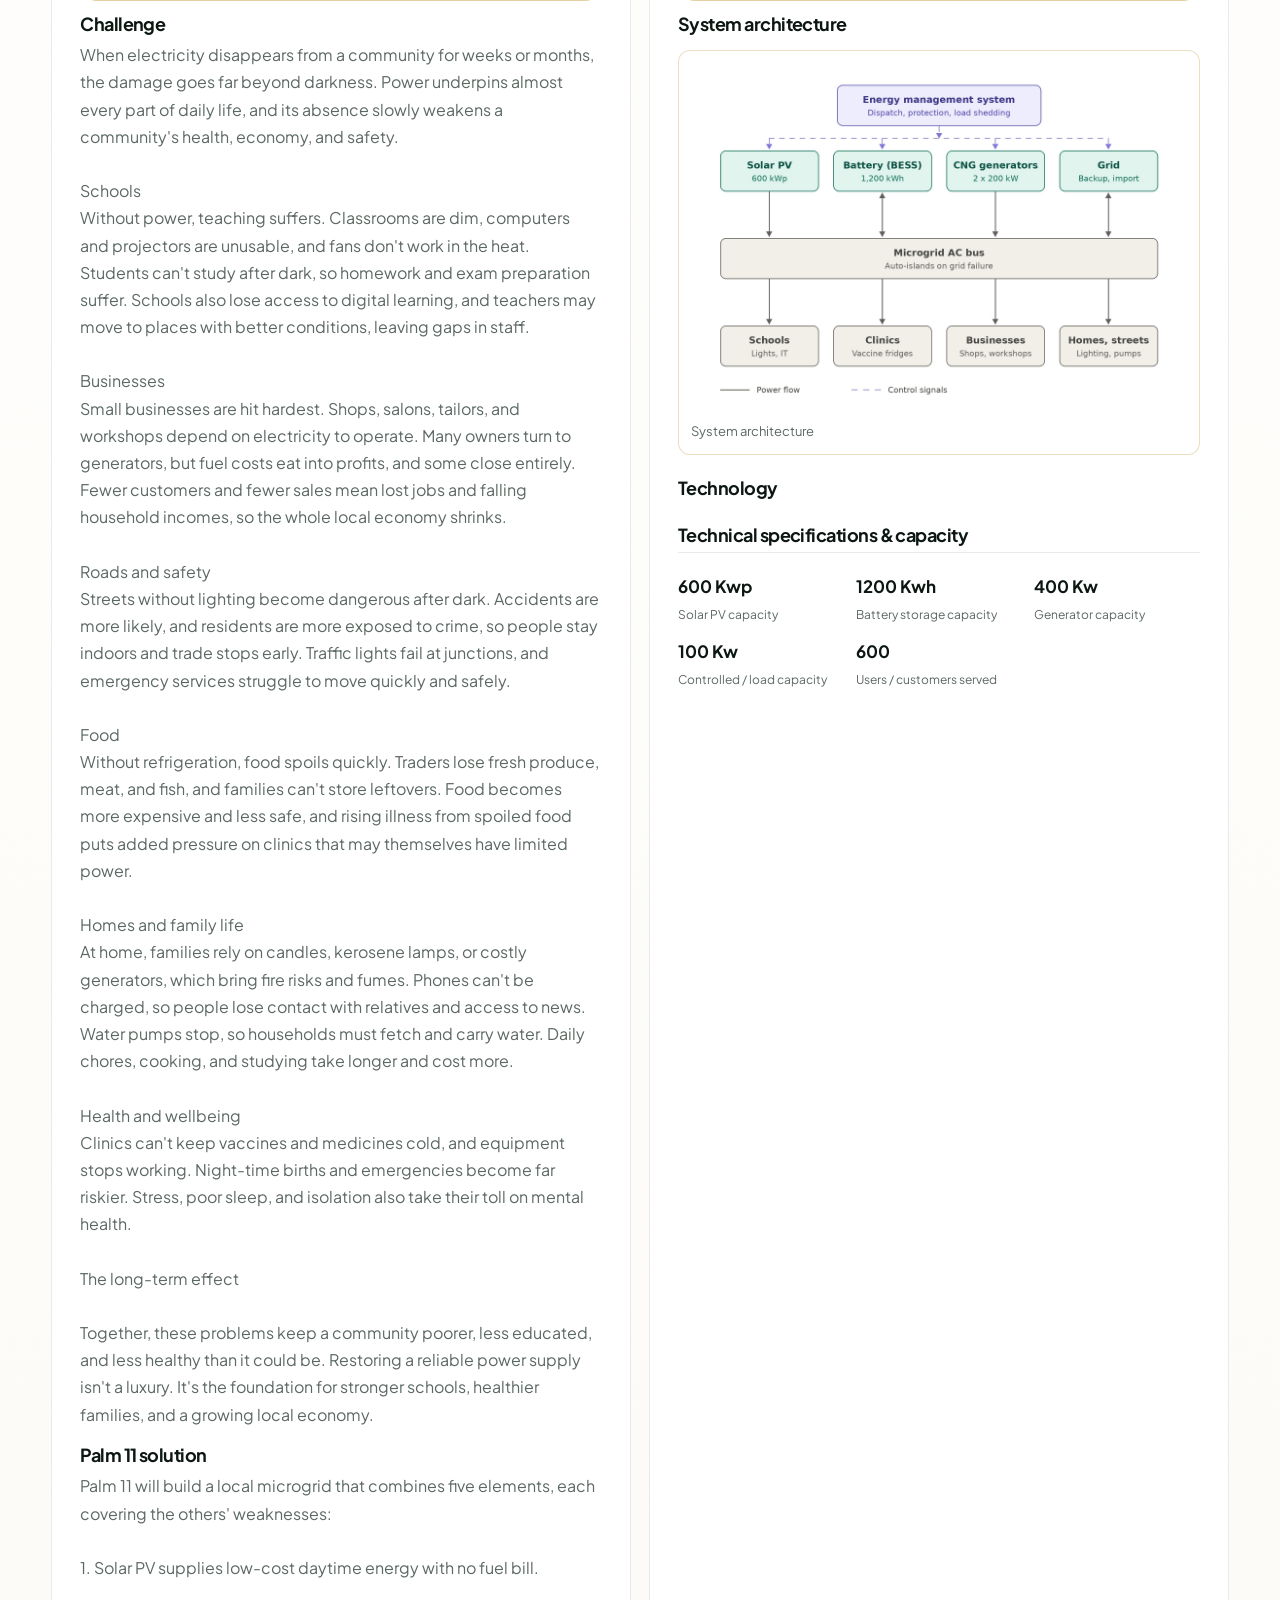
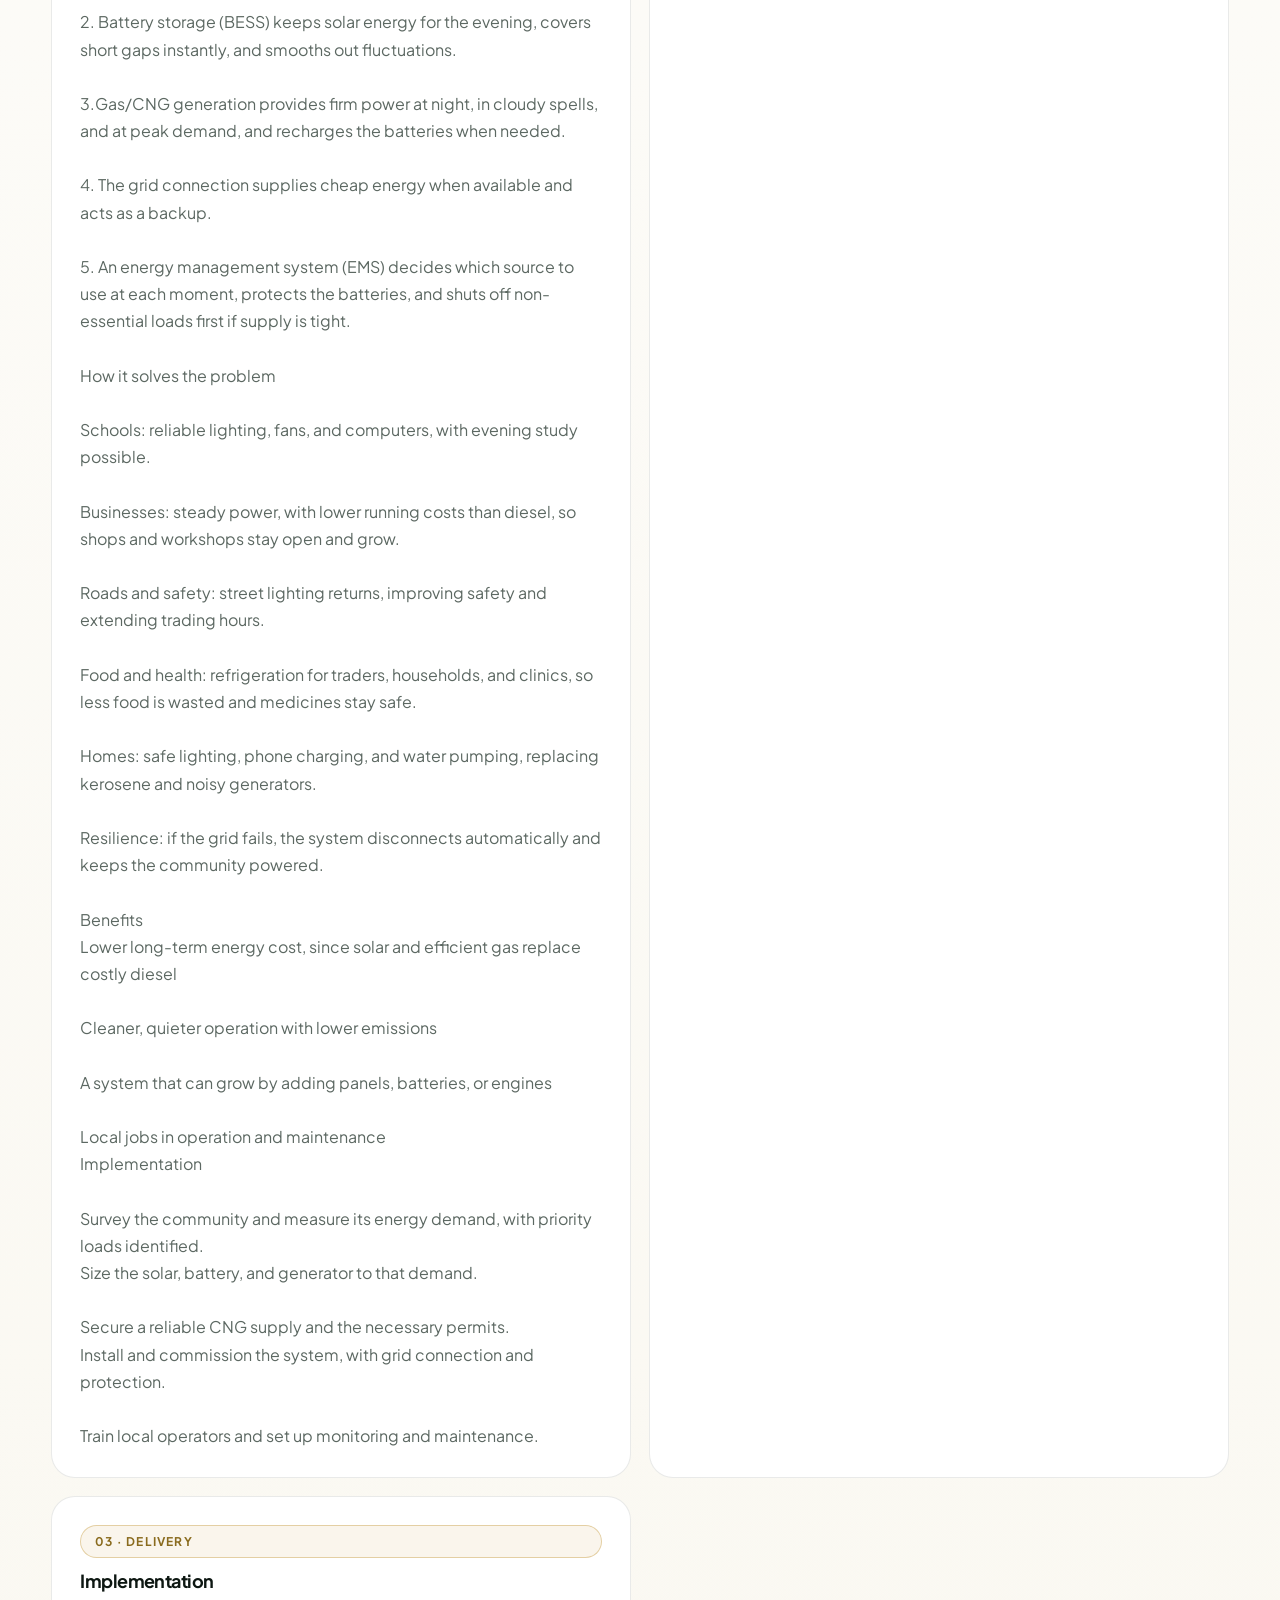
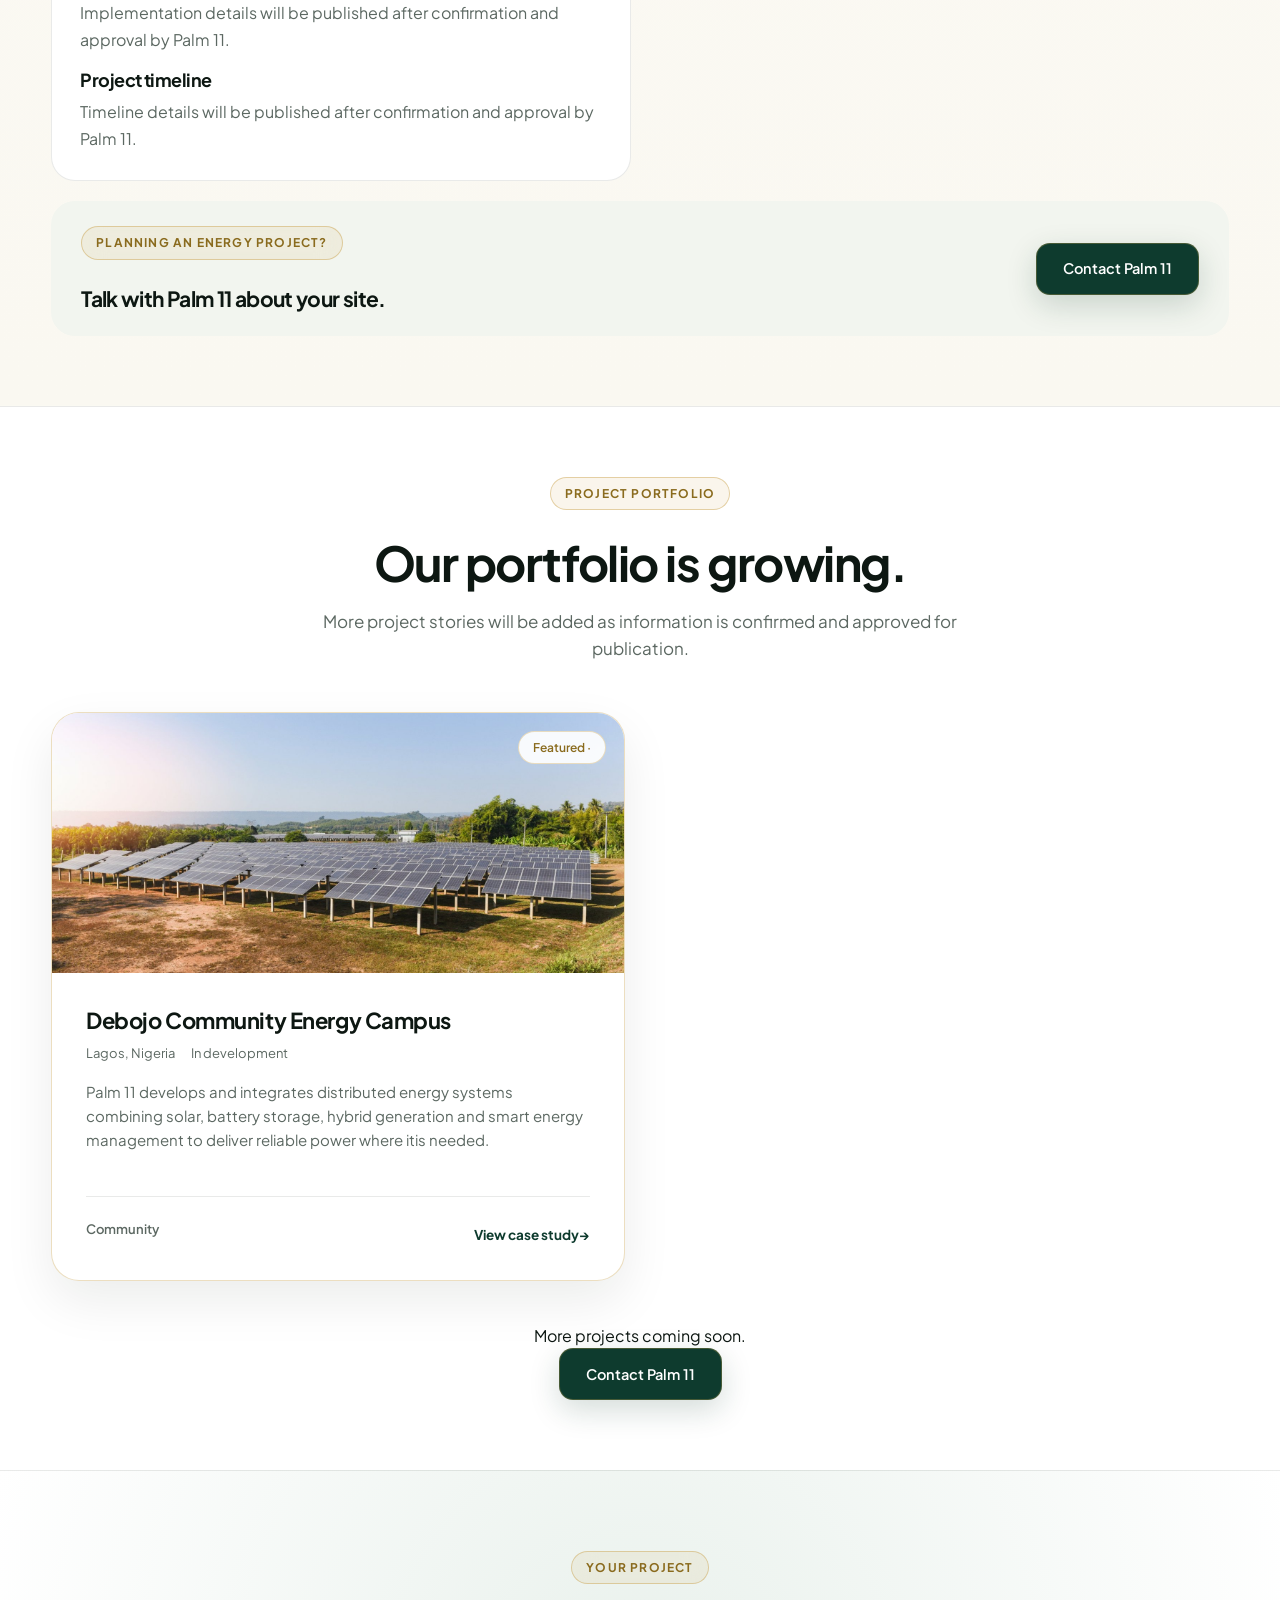
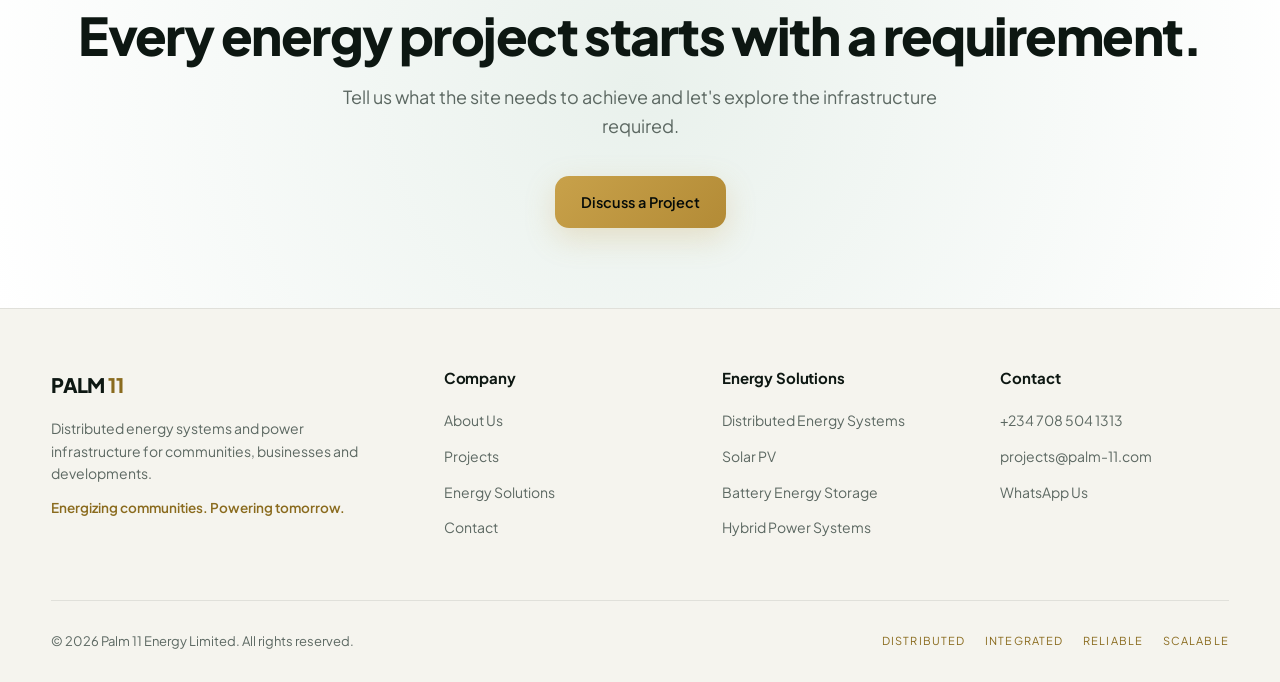
<file: projects.html>
<!DOCTYPE html><html lang="en"><head>
<script>
  window.dataLayer = window.dataLayer || [];
  function gtag(){dataLayer.push(arguments);}
  gtag('consent', 'default', {
    analytics_storage: 'denied',
    ad_storage: 'denied',
    ad_user_data: 'denied',
    ad_personalization: 'denied'
  });
  gtag('js', new Date());
  window.loadPalm11GoogleAnalytics = function () {
    if (!window.palm11CookieConsent?.analytics || window.palm11GoogleAnalyticsLoading) return;
    window.palm11GoogleAnalyticsLoading = true;
    const script = document.createElement('script');
    script.async = true;
    script.src = 'https://www.googletagmanager.com/gtag/js?id=G-WK1J6JEWTY';
    script.onload = function () {
      if (window.palm11CookieConsent?.analytics) gtag('config', 'G-WK1J6JEWTY');
      else window.palm11GoogleAnalyticsLoading = false;
    };
    document.head.appendChild(script);
  };
</script>
<meta charset="UTF-8"><meta name="viewport" content="width=device-width, initial-scale=1.0">






<title>Projects &amp; Energy Case Studies | Palm 11 Energy</title>
<meta name="description" content="The Debojo Community Energy Project is in development. Palm 11 will publish additional project details when confirmed and approved.">
<meta name="keywords" content="Palm 11 projects, energy projects Nigeria, community energy project, Debojo energy project, distributed energy case studies, solar battery hybrid power">
<meta name="author" content="Palm 11 Energy Limited">
<meta name="robots" content="index, follow">
<link rel="canonical" href="https://www.palm11energy.com/projects.html">
<meta property="og:type" content="website">
<meta property="og:title" content="Projects &amp; Energy Case Studies | Palm 11 Energy">
<meta property="og:description" content="The Debojo Community Energy Project is in development. Palm 11 will publish additional project details when confirmed and approved.">
<meta property="og:url" content="https://www.palm11energy.com/projects.html">
<meta property="og:image" content="https://www.palm11energy.com/images/og-projects.jpg">
<meta property="og:image:alt" content="Projects &amp; Energy Case Studies | Palm 11 Energy">
<meta property="og:site_name" content="Palm 11 Energy Limited">
<meta name="twitter:card" content="summary_large_image">
<meta name="twitter:title" content="Projects &amp; Energy Case Studies | Palm 11 Energy">
<meta name="twitter:description" content="The Debojo Community Energy Project is in development. Palm 11 will publish additional project details when confirmed and approved.">
<meta name="twitter:image" content="https://www.palm11energy.com/images/og-projects.jpg">
<script type="application/ld+json">{"@context":"https://schema.org","@graph":[{"@type":"Organization","@id":"https://www.palm11energy.com/#organization","name":"Palm 11 Energy Limited","url":"https://www.palm11energy.com/","logo":"https://www.palm11energy.com/images/logo.svg","description":"Distributed energy and power infrastructure development company.","email":"projects@palm-11.com","telephone":"+2347085041313"},{"@type":"WebSite","@id":"https://www.palm11energy.com/#website","url":"https://www.palm11energy.com/","name":"Palm 11 Energy","publisher":{"@id":"https://www.palm11energy.com/#organization"}},{"@type":"CollectionPage","@id":"https://www.palm11energy.com/projects.html#webpage","url":"https://www.palm11energy.com/projects.html","name":"Projects & Energy Case Studies | Palm 11 Energy","description":"The Debojo Community Energy Project is in development. Palm 11 will publish additional project details when confirmed and approved.","isPartOf":{"@id":"https://www.palm11energy.com/#website"},"about":{"@id":"https://www.palm11energy.com/#organization"},"primaryImageOfPage":{"@type":"ImageObject","url":"https://www.palm11energy.com/images/og-projects.jpg"}}]}</script>
<link rel="stylesheet" href="css/styles.css"><link rel="icon" type="image/svg+xml" href="images/logo-mark.svg"></head><body>
<header class="site-header">
  <div class="container nav-wrapper">
    <a href="index.html" class="logo" aria-label="Palm 11 Energy Home">
  <img src="images/logo-mark.svg" class="logo-mark" alt="" aria-hidden="true">
  <span class="logo-text">PALM <span>11</span></span>
</a>
    <nav class="nav-menu" aria-label="Main navigation"><a href="index.html" class="">Home</a>
        <a href="about.html" class="">About</a>
        <div class="nav-dropdown">
          <a href="services.html" class="nav-dropdown-trigger " aria-haspopup="true">Energy Solutions <span class="nav-chevron" aria-hidden="true">⌄</span></a>
          <button class="nav-dropdown-toggle" type="button" aria-label="Show Energy Solutions links" aria-expanded="false" aria-controls="energy-solutions-submenu"><span class="nav-chevron" aria-hidden="true">⌄</span></button>
          <div class="nav-dropdown-menu" id="energy-solutions-submenu">
            <a href="services.html#distributed">Distributed Energy Systems <small>Integrated generation + storage</small></a>
            <a href="services.html#solar">Solar PV <small>Commercial + community scale</small></a>
            <a href="services.html#bess">Battery Energy Storage <small>BESS + load management</small></a>
            <a href="services.html#hybrid">Hybrid Power Systems <small>Solar + battery + gas/CNG + grid</small></a>
            <a href="services.html#community">Community Energy <small>Estates + developments</small></a>
            <a href="services.html#ci">Commercial &amp; Industrial <small>Business + industrial energy</small></a>
            <a href="services.html#eaas">Energy-as-a-Service <small>Service-based infrastructure</small></a>
            <a href="services.html#smart">Smart Energy &amp; Monitoring <small>EMS + metering + data</small></a>
          </div>
        </div>
        <a href="projects.html" class="active">Projects</a>
        <a href="contact.html" class="">Contact</a></nav>
    <div class="nav-cta">
      <a href="contact.html" class="btn btn-outline">Discuss a Project</a>
    </div>
    <button class="mobile-toggle" aria-label="Toggle menu" aria-expanded="false"><span></span><span></span><span></span></button>
  </div>
</header>

<section class="page-hero"><div class="container">
  <div class="breadcrumb"><a href="index.html">Home</a><span>/</span><span>Projects</span></div>
  <span class="eyebrow">Projects &amp; Developments</span>
  <h1>From energy challenges to working infrastructure.</h1>
  <p>Palm 11's featured project is in development. More case studies will be added when details are confirmed and approved for publication.</p>
</div></section>

<!-- FEATURED PROJECT / CASE STUDY: DEBOJO -->
<section class="section featured-project" id="debojo"><div class="container">
  <div class="featured-project-head"><span class="eyebrow">Featured project · Community energy</span><h2>Palm 11 — Debojo Community Energy Project</h2><div class="featured-project-meta"><span><strong>Location:</strong> Lagos State, Nigeria</span><span><strong>Customer type:</strong> Community development</span><span><strong>Status:</strong> <em class="status status-in-development">In development</em></span></div></div>
  <div class="featured-project-grid"><figure class="featured-project-image"><div class="project-image-placeholder" role="img" aria-label="Project image not yet approved for publication"><span>Project image to be added</span></div><figcaption>Project imagery will be added when approved for publication.</figcaption></figure><div class="featured-project-copy"><p class="project-lede">The Debojo Community Energy Project is in development.</p><p>Its current concept includes solar PV, battery storage, gas/CNG generation, energy management and community distribution. Capacities, technical specifications, financial figures, customer numbers, timeline and results will be shared only after confirmation and approval by Palm 11.</p><div class="tech-tags tech-tags-lg" aria-label="Planned technologies"><span>Solar PV</span><span>Battery storage</span><span>Gas/CNG generation</span><span>Energy management</span><span>Community distribution</span></div><a href="contact.html" class="btn btn-primary">Discuss a Similar Project</a></div></div>
  <div class="case-study" aria-label="Debojo project case study">
    <div class="case-study-section"><span class="eyebrow">01 · The brief</span><h3>Challenge</h3><p>Project challenge details will be published after confirmation and approval by Palm 11.</p><h3>Palm 11 solution</h3><p>Project solution details will be published after confirmation and approval by Palm 11.</p></div>
    <div class="case-study-section"><span class="eyebrow">02 · The system</span><h3>System architecture</h3><p>Further system architecture details will be published after confirmation and approval by Palm 11.</p><h3>Technology</h3><div class="tech-tags"><span>Solar PV</span><span>BESS</span><span>Gas/CNG</span><span>Energy management</span></div><h3>Capacity</h3><p>No capacity figures or technical specifications are published pending confirmation and approval by Palm 11.</p></div>
    <div class="case-study-section"><span class="eyebrow">03 · Delivery</span><h3>Implementation</h3><p>The project is in development. Delivery details will be published after confirmation and approval by Palm 11.</p><h3>Project timeline</h3><p>Timeline details will be published after confirmation and approval by Palm 11.</p></div>
    <div class="case-study-section"><h3>Project gallery</h3><p>Project images will be added when approved for publication.</p><h3>Related articles</h3><p>No related articles have been approved for publication yet.</p></div>
  </div><div class="case-study-contact"><div><span class="eyebrow">Planning an energy project?</span><h3>Talk with Palm 11 about your site.</h3></div><a href="contact.html" class="btn btn-primary">Contact Palm 11</a></div>
</div></section>
<section class="section portfolio-coming-soon" id="portfolio"><div class="container">
  <div class="section-header"><span class="eyebrow">Project portfolio</span><h2>Our portfolio is growing.</h2><p>More project stories will be added as information is confirmed and approved for publication.</p></div>
  <div class="project-filters" role="group" aria-label="Filter projects by category" hidden></div>
  <div class="projects-grid"></div>
  <div class="project-preview-cta"><p>More projects coming soon.</p><a href="contact.html" class="btn btn-primary">Contact Palm 11</a></div>
</div></section><section class="cta-banner"><div class="container">
  <span class="eyebrow">Your Project</span>
  <h2>Every energy project starts with a requirement.</h2>
  <p>Tell us what the site needs to achieve and let's explore the infrastructure required.</p>
  <a href="contact.html" class="btn btn-gold">Discuss a Project</a>
</div></section>

<footer class="site-footer">
  <div class="container">
    <div class="footer-grid">
      <div class="footer-brand">
        <a href="index.html" class="logo-text">PALM <span style="color:var(--gold-ink)">11</span></a>
        <p>Distributed energy systems and power infrastructure for communities, businesses and developments.</p>
        <p class="tagline">Energizing communities. Powering tomorrow.</p>
      </div>
      <div class="footer-col"><h4>Company</h4><ul>
        <li><a href="about.html">About Us</a></li><li><a href="projects.html">Projects</a></li><li><a href="services.html">Energy Solutions</a></li><li><a href="contact.html">Contact</a></li>
      </ul></div>
      <div class="footer-col"><h4>Energy Solutions</h4><ul>
        <li><a href="services.html#distributed">Distributed Energy Systems</a></li>
        <li><a href="services.html#solar">Solar PV</a></li>
        <li><a href="services.html#bess">Battery Energy Storage</a></li>
        <li><a href="services.html#hybrid">Hybrid Power Systems</a></li>
      </ul></div>
      <div class="footer-col"><h4>Contact</h4><ul>
        <li><a href="tel:+2347085041313">+234 708 504 1313</a></li>
        <li><a href="mailto:projects@palm-11.com">projects@palm-11.com</a></li>
        <li><a href="https://wa.me/2347085041313" target="_blank" rel="noopener">WhatsApp Us</a></li>
      </ul></div>
    </div>
    <div class="footer-bottom"><p>© 2026 Palm 11 Energy Limited. All rights reserved.</p><div class="values"><span>Distributed</span><span>Integrated</span><span>Reliable</span><span>Scalable</span></div></div>
  </div>
</footer>
<a href="https://wa.me/2347085041313?text=Hello%20Palm%2011%2C%20I%27d%20like%20to%20discuss%20an%20energy%20project" class="whatsapp-float" target="_blank" rel="noopener" aria-label="Chat on WhatsApp"><svg viewBox="0 0 24 24"><path d="M17.472 14.382c-.297-.149-1.758-.867-2.03-.967-.273-.099-.471-.148-.67.15-.197.297-.767.966-.94 1.164-.173.199-.347.223-.644.075-.297-.15-1.255-.463-2.39-1.475-.883-.788-1.48-1.761-1.653-2.059-.173-.297-.018-.458.13-.606.134-.133.298-.347.446-.52.149-.174.198-.298.298-.497.099-.198.05-.371-.025-.52-.075-.149-.669-1.612-.916-2.207-.242-.579-.487-.5-.669-.51-.173-.008-.371-.01-.57-.01-.198 0-.52.074-.792.372-.272.297-1.04 1.016-1.04 2.479 0 1.462 1.065 2.875 1.213 3.074.149.198 2.096 3.2 5.077 4.487.709.306 1.262.489 1.694.625.712.227 1.36.195 1.871.118.571-.085 1.758-.719 2.006-1.413.248-.694.248-1.289.173-1.413-.074-.124-.272-.198-.57-.347m-5.421 7.403h-.004a9.87 9.87 0 01-5.031-1.378l-.361-.214-3.741.982.998-3.648-.235-.374a9.86 9.86 0 01-1.51-5.26c.001-5.45 4.436-9.884 9.888-9.884 2.64 0 5.122 1.03 6.988 2.898a9.825 9.825 0 012.893 6.994c-.003 5.45-4.435 9.884-9.885 9.884m8.413-18.297A11.815 11.815 0 0012.05 0C5.495 0 .16 5.335.157 11.892c0 2.096.547 4.142 1.588 5.945L.057 24l6.305-1.654a11.882 11.882 0 005.683 1.448h.005c6.554 0 11.89-5.335 11.893-11.893a11.821 11.821 0 00-3.48-8.413z"/></svg></a>
<script src="js/main.js"></script></body></html>
</file>
<file: css/styles.css>
/* ============================================
   PALM 11 ENERGY LIMITED
   Modern premium design system
   Font: Plus Jakarta Sans
   ============================================ */

@import url('https://fonts.googleapis.com/css2?family=Plus+Jakarta+Sans:wght@300;400;500;600;700;800&display=swap');

:root {
  --bg: #ffffff;
  --bg-surface: #f7f6f1;
  --bg-card: #ffffff;
  --border: rgba(200, 161, 74, 0.35);
  --border-light: rgba(13, 23, 18, 0.09);
  --gold: #C8A14A;
  --gold-light: #e2be68;
  --gold-ink: #8a6b1e;
  --emerald-dark: #0E3B2E;
  --emerald-glow: rgba(14, 59, 46, 0.12);
  --text-main: #0d1712;
  --text-muted: #5c6862;
  --cream: #f4f3ed;
  --white: #ffffff;
  --shadow: 0 10px 30px rgba(13, 23, 18, 0.08);
  --shadow-lg: 0 25px 50px rgba(13, 23, 18, 0.12);
  --radius: 16px;
  --radius-lg: 24px;
  --radius-xl: 28px;
  --transition: all 0.3s cubic-bezier(0.16, 1, 0.3, 1);
}

*, *::before, *::after {
  box-sizing: border-box;
  margin: 0;
  padding: 0;
}

html {
  scroll-behavior: smooth;
  font-size: 16px;
}

body {
  font-family: 'Plus Jakarta Sans', system-ui, -apple-system, sans-serif;
  line-height: 1.6;
  background: var(--bg);
  color: var(--text-main);
  overflow-x: hidden;
  -webkit-font-smoothing: antialiased;
}

img {
  max-width: 100%;
  height: auto;
  display: block;
}

a {
  text-decoration: none;
  color: inherit;
  transition: var(--transition);
}

ul, ol {
  list-style: none;
}

h1, h2, h3, h4, h5, h6 {
  font-family: 'Plus Jakarta Sans', sans-serif;
  font-weight: 700;
  line-height: 1.2;
  color: var(--text-main);
  letter-spacing: -0.03em;
}

.container {
  width: min(1200px, 92%);
  margin: 0 auto;
}

.section {
  padding: 70px 0;
}

.section-header {
  text-align: center;
  max-width: 700px;
  margin: 0 auto 50px;
}

.section-header .eyebrow {
  margin-bottom: 12px;
}

.section-header h2 {
  font-size: clamp(32px, 4.5vw, 48px);
  font-weight: 700;
  letter-spacing: -0.03em;
  margin-top: 12px;
  margin-bottom: 16px;
}

.section-header p {
  color: var(--text-muted);
  font-size: 17px;
}

.eyebrow {
  display: inline-flex;
  align-items: center;
  padding: 6px 14px;
  margin-bottom: 20px;
  border: 1px solid rgba(200, 161, 74, 0.45);
  border-radius: 999px;
  background: rgba(200, 161, 74, 0.1);
  backdrop-filter: blur(12px);
  color: var(--gold-ink);
  font-size: 12px;
  font-weight: 700;
  letter-spacing: 0.1em;
  text-transform: uppercase;
}

.btn {
  display: inline-flex;
  align-items: center;
  justify-content: center;
  gap: 8px;
  min-height: 52px;
  padding: 0 26px;
  border-radius: 14px;
  font-family: 'Plus Jakarta Sans', sans-serif;
  font-weight: 600;
  font-size: 14.5px;
  border: none;
  cursor: pointer;
  white-space: nowrap;
  transition: var(--transition);
}

.btn-gold {
  background: linear-gradient(135deg, var(--gold) 0%, #b38b36 100%);
  color: #050b08;
  box-shadow: 0 10px 30px rgba(200, 161, 74, 0.25);
}

.btn-gold:hover {
  transform: translateY(-2px);
  background: linear-gradient(135deg, var(--gold-light) 0%, var(--gold) 100%);
  box-shadow: 0 15px 35px rgba(200, 161, 74, 0.4);
}

.btn-outline {
  background: transparent;
  color: var(--text-main);
  border: 1px solid var(--border);
}

.btn-outline:hover {
  background: rgba(200, 161, 74, 0.08);
  border-color: var(--gold);
}

.btn-outline-white {
  background: rgba(13, 23, 18, 0.02);
  color: var(--text-main);
  border: 1px solid rgba(13, 23, 18, 0.12);
  backdrop-filter: blur(10px);
}

.btn-outline-white:hover {
  background: rgba(13, 23, 18, 0.05);
  border-color: rgba(13, 23, 18, 0.28);
}

.btn-whatsapp {
  background: #10b981;
  color: #fff;
  box-shadow: 0 10px 30px rgba(16, 185, 129, 0.25);
}

.btn-whatsapp:hover {
  transform: translateY(-2px);
  background: #059669;
  box-shadow: 0 15px 35px rgba(16, 185, 129, 0.4);
}

.btn-primary {
  background: var(--emerald-dark);
  color: #fff;
  border: 1px solid rgba(200, 161, 74, 0.3);
  box-shadow: 0 10px 30px rgba(14, 59, 46, 0.18);
}

.btn-primary:hover {
  transform: translateY(-2px);
  background: #154c3c;
  border-color: var(--gold);
}

.site-header {
  position: fixed;
  top: 0;
  width: 100%;
  z-index: 1000;
  padding: 18px 0;
  background: rgba(255, 255, 255, 0.78);
  backdrop-filter: blur(20px);
  -webkit-backdrop-filter: blur(20px);
  border-bottom: 1px solid var(--border-light);
  transition: var(--transition);
}

.site-header.scrolled {
  background: rgba(255, 255, 255, 0.92);
  box-shadow: 0 4px 20px rgba(13, 23, 18, 0.06);
}

.nav-wrapper {
  display: flex;
  align-items: center;
  justify-content: space-between;
  gap: 20px;
}

.logo {
  display: flex;
  align-items: center;
  gap: 12px;
}

.logo-mark {
  height: 38px;
  width: auto;
}

.logo-text {
  font-size: 20px;
  font-weight: 800;
  letter-spacing: -0.03em;
  color: var(--text-main);
}

.logo-text span {
  color: var(--gold-ink);
}

.nav-menu {
  display: flex;
  gap: 32px;
  align-items: center;
}

.nav-menu a {
  font-size: 14px;
  font-weight: 500;
  color: var(--text-muted);
  transition: color 0.2s ease;
  position: relative;
}

.nav-menu a:hover,
.nav-menu a.active {
  color: var(--text-main);
}

.nav-menu a.active::after {
  content: '';
  position: absolute;
  bottom: -4px;
  left: 0;
  width: 100%;
  height: 2px;
  background: var(--gold);
  border-radius: 2px;
}

.nav-cta {
  display: flex;
  gap: 12px;
  align-items: center;
}

.nav-cta .btn {
  min-height: 40px;
  padding: 0 18px;
  font-size: 13.5px;
}

.mobile-toggle {
  display: none;
  background: none;
  border: none;
  cursor: pointer;
  flex-direction: column;
  gap: 5px;
  padding: 8px;
}

.mobile-toggle span {
  display: block;
  width: 24px;
  height: 2px;
  background: var(--text-main);
  border-radius: 2px;
  transition: var(--transition);
}

.hero {
  min-height: auto;
  display: flex;
  align-items: center;
  padding: 130px 0 70px;
  position: relative;
  background:
    radial-gradient(circle at 80% 20%, rgba(14, 59, 46, 0.09), transparent 45%),
    radial-gradient(circle at 10% 80%, rgba(200, 161, 74, 0.14), transparent 40%),
    linear-gradient(180deg, #ffffff 0%, #f6f5ef 100%);
}

.hero-content {
  max-width: 820px;
}

.hero h1 {
  font-size: clamp(42px, 7vw, 76px);
  font-weight: 800;
  letter-spacing: -0.035em;
  line-height: 1.08;
  margin-bottom: 24px;
  color: var(--text-main);
}

.hero h1 span {
  background: linear-gradient(135deg, var(--gold) 0%, var(--gold-ink) 100%);
  -webkit-background-clip: text;
  -webkit-text-fill-color: transparent;
  background-clip: text;
}

.hero p {
  font-size: 19px;
  color: var(--text-muted);
  max-width: 700px;
  margin-bottom: 36px;
  font-weight: 400;
}

.hero-actions {
  display: flex;
  gap: 16px;
  flex-wrap: wrap;
  margin-bottom: 40px;
}

.hero-stats {
  display: flex;
  flex-wrap: wrap;
  gap: 40px;
  padding-top: 30px;
  border-top: 1px solid var(--border-light);
}

.stat-item h3 {
  font-size: 34px;
  font-weight: 800;
  color: var(--gold-ink);
  letter-spacing: -0.03em;
  margin-bottom: 4px;
}

.stat-item p {
  font-size: 13.5px;
  color: var(--text-muted);
  margin-bottom: 0;
}

.values-bar {
  background: var(--bg-surface);
  border-top: 1px solid var(--border-light);
  border-bottom: 1px solid var(--border-light);
  padding: 20px 0;
}

.values-bar .container {
  display: flex;
  justify-content: space-around;
  align-items: center;
  flex-wrap: wrap;
  gap: 20px;
  text-transform: uppercase;
  font-size: 13px;
  font-weight: 700;
  letter-spacing: 0.15em;
  color: var(--gold-ink);
}

.values-bar span {
  display: inline-flex;
  align-items: center;
  gap: 10px;
}

.values-bar span::before {
  content: "✦";
  color: var(--text-muted);
  font-size: 10px;
}

.about-preview {
  background: var(--bg);
}

.about-grid {
  display: grid;
  grid-template-columns: 1fr 1fr;
  gap: 60px;
  align-items: center;
}

.about-image {
  position: relative;
  border-radius: var(--radius-xl);
  overflow: hidden;
  border: 1px solid var(--border);
  box-shadow: 0 30px 60px rgba(13, 23, 18, 0.12);
}

.about-image img {
  width: 100%;
  height: 100%;
  min-height: 380px;
  object-fit: cover;
  display: block;
  transition: transform 0.6s cubic-bezier(0.16, 1, 0.3, 1);
}

.about-image:hover img {
  transform: scale(1.03);
}

.about-content h2 {
  font-size: clamp(28px, 3.5vw, 42px);
  font-weight: 700;
  letter-spacing: -0.03em;
  margin: 12px 0 20px;
}

.about-content p {
  color: var(--text-muted);
  font-size: 16px;
  margin-bottom: 20px;
}

.about-content .btn {
  margin-top: 12px;
}

.services-grid {
  display: grid;
  grid-template-columns: repeat(3, 1fr);
  gap: 24px;
}

.service-card {
  background: var(--bg-surface);
  border: 1px solid var(--border-light);
  border-radius: var(--radius-lg);
  padding: 38px 32px;
  transition: var(--transition);
  position: relative;
  overflow: hidden;
  display: flex;
  flex-direction: column;
}

.service-card::before {
  content: '';
  position: absolute;
  top: 0;
  left: 0;
  width: 100%;
  height: 2px;
  background: linear-gradient(90deg, transparent, var(--gold), transparent);
  opacity: 0;
  transition: opacity 0.3s ease;
}

.service-card:hover {
  transform: translateY(-6px);
  border-color: var(--border);
  background: var(--bg-card);
  box-shadow: var(--shadow-lg);
}

.service-card:hover::before {
  opacity: 1;
}

.service-icon {
  width: 56px;
  height: 56px;
  border-radius: 16px;
  background: rgba(200, 161, 74, 0.1);
  border: 1px solid rgba(200, 161, 74, 0.3);
  display: flex;
  align-items: center;
  justify-content: center;
  color: var(--gold-ink);
  margin-bottom: 24px;
}

.service-icon svg {
  width: 26px;
  height: 26px;
}

.service-card h3 {
  font-size: 20px;
  font-weight: 700;
  letter-spacing: -0.02em;
  margin-bottom: 12px;
}

.service-card p {
  color: var(--text-muted);
  font-size: 14.5px;
  margin-bottom: 24px;
  flex-grow: 1;
}

.service-card a {
  font-size: 14px;
  font-weight: 600;
  color: var(--gold-ink);
  display: inline-flex;
  align-items: center;
  gap: 6px;
  transition: gap 0.2s ease;
}

.service-card a:hover {
  gap: 10px;
}

.projects-grid {
  display: grid;
  grid-template-columns: repeat(2, 1fr);
  gap: 30px;
}

.project-card {
  background: var(--bg-card);
  border: 1px solid var(--border-light);
  border-radius: var(--radius-xl);
  overflow: hidden;
  transition: var(--transition);
}

.project-card:hover {
  transform: translateY(-6px);
  border-color: var(--border);
  box-shadow: 0 30px 60px rgba(13, 23, 18, 0.12);
}

.project-image {
  position: relative;
  height: 260px;
  overflow: hidden;
}

.project-image img {
  width: 100%;
  height: 100%;
  object-fit: cover;
  transition: transform 0.6s cubic-bezier(0.16, 1, 0.3, 1);
}

.project-card:hover .project-image img {
  transform: scale(1.05);
}

.project-badge {
  position: absolute;
  top: 18px;
  right: 18px;
  background: rgba(255, 255, 255, 0.9);
  backdrop-filter: blur(12px);
  border: 1px solid var(--border);
  color: var(--gold-ink);
  padding: 6px 14px;
  border-radius: 99px;
  font-size: 12px;
  font-weight: 600;
}

.project-body {
  padding: 34px;
}

.project-body h3 {
  font-size: 22px;
  font-weight: 700;
  letter-spacing: -0.02em;
  margin-bottom: 10px;
}

.project-meta {
  display: flex;
  gap: 16px;
  font-size: 13px;
  color: var(--text-muted);
  margin-bottom: 16px;
  flex-wrap: wrap;
}

.project-body p {
  color: var(--text-muted);
  font-size: 15px;
  margin-bottom: 24px;
}

.project-stats {
  display: grid;
  grid-template-columns: repeat(3, 1fr);
  gap: 12px;
  padding-top: 20px;
  border-top: 1px solid var(--border-light);
}

.project-stats div strong {
  display: block;
  font-size: 17px;
  color: var(--text-main);
  font-weight: 700;
}

.project-stats div span {
  font-size: 12px;
  color: var(--text-muted);
}

.cta-banner {
  padding: 80px 0;
  background: radial-gradient(circle at center, #e9f1ec 0%, var(--bg) 100%);
  text-align: center;
  position: relative;
  overflow: hidden;
  border-top: 1px solid var(--border-light);
}

.cta-banner h2 {
  font-size: clamp(34px, 5vw, 52px);
  font-weight: 800;
  letter-spacing: -0.03em;
  margin-bottom: 16px;
  color: var(--text-main);
}

.cta-banner p {
  color: var(--text-muted);
  font-size: 18px;
  max-width: 640px;
  margin: 0 auto 36px;
}

.cta-actions {
  display: flex;
  justify-content: center;
  gap: 14px;
  flex-wrap: wrap;
}

.page-hero {
  padding: 140px 0 70px;
  text-align: center;
  background:
    radial-gradient(circle at 80% 20%, rgba(14, 59, 46, 0.09), transparent 45%),
    radial-gradient(circle at 10% 80%, rgba(200, 161, 74, 0.12), transparent 40%),
    linear-gradient(180deg, #ffffff 0%, #f6f5ef 100%);
  border-bottom: 1px solid var(--border-light);
}

.page-hero h1 {
  font-size: clamp(36px, 5vw, 56px);
  font-weight: 800;
  letter-spacing: -0.03em;
  margin-bottom: 16px;
  color: var(--text-main);
}

.page-hero p {
  max-width: 560px;
  margin: 0 auto;
  color: var(--text-muted);
  font-size: 18px;
}

.breadcrumb {
  display: flex;
  justify-content: center;
  gap: 8px;
  margin-bottom: 20px;
  font-size: 13px;
  color: var(--text-muted);
}

.breadcrumb a {
  color: var(--gold-ink);
  font-weight: 500;
}

.breadcrumb a:hover {
  color: var(--gold);
}

.mission-vision {
  display: grid;
  grid-template-columns: 1fr 1fr;
  gap: 28px;
}

.mv-card {
  background: var(--bg-surface);
  padding: 40px;
  border-radius: var(--radius-lg);
  border: 1px solid var(--border-light);
  border-left: 4px solid var(--gold);
}

.mv-card h3 {
  margin-bottom: 16px;
  font-size: 22px;
}

.mv-card p {
  color: var(--text-muted);
  font-size: 15px;
}

.values-grid {
  display: grid;
  grid-template-columns: repeat(4, 1fr);
  gap: 24px;
}

.value-card {
  text-align: center;
  padding: 36px 24px;
  background: var(--bg-surface);
  border: 1px solid var(--border-light);
  border-radius: var(--radius-lg);
  transition: var(--transition);
}

.value-card:hover {
  box-shadow: var(--shadow);
  border-color: var(--border);
  transform: translateY(-4px);
}

.value-card .icon {
  width: 64px;
  height: 64px;
  margin: 0 auto 20px;
  background: rgba(200, 161, 74, 0.1);
  border: 1px solid rgba(200, 161, 74, 0.3);
  border-radius: 50%;
  display: flex;
  align-items: center;
  justify-content: center;
  color: var(--gold-ink);
}

.value-card h4 {
  font-size: 17px;
  margin-bottom: 10px;
}

.value-card p {
  font-size: 14px;
  color: var(--text-muted);
}

.service-detail {
  display: grid;
  grid-template-columns: 1fr 1fr;
  gap: 48px;
  align-items: center;
  margin-bottom: 72px;
}

.service-detail:nth-child(even) {
  direction: rtl;
}

.service-detail:nth-child(even) > * {
  direction: ltr;
}

.service-detail-image {
  border-radius: var(--radius-xl);
  overflow: hidden;
  border: 1px solid var(--border);
  box-shadow: 0 20px 50px rgba(13, 23, 18, 0.1);
  height: 340px;
}

.service-detail-image img {
  width: 100%;
  height: 100%;
  object-fit: cover;
}

.service-detail-content h3 {
  font-size: 28px;
  margin-bottom: 16px;
}

.service-detail-content p {
  color: var(--text-muted);
  margin-bottom: 16px;
  font-size: 15.5px;
}

.service-detail-content ul {
  margin: 20px 0 28px;
}

.service-detail-content ul li {
  position: relative;
  padding-left: 28px;
  margin-bottom: 12px;
  color: var(--text-muted);
  font-size: 15px;
}

.service-detail-content ul li::before {
  content: '✓';
  position: absolute;
  left: 0;
  color: var(--gold-ink);
  font-weight: 700;
}

.project-filters {
  display: flex;
  justify-content: center;
  gap: 10px;
  margin-bottom: 40px;
  flex-wrap: wrap;
}

.filter-btn {
  padding: 10px 20px;
  border: 1px solid var(--border-light);
  background: transparent;
  border-radius: 99px;
  font-family: 'Plus Jakarta Sans', sans-serif;
  font-size: 13.5px;
  font-weight: 600;
  cursor: pointer;
  transition: var(--transition);
  color: var(--text-muted);
}

.filter-btn:hover,
.filter-btn.active {
  background: var(--emerald-dark);
  color: #fff;
  border-color: var(--emerald-dark);
}

.contact-grid {
  display: grid;
  grid-template-columns: 1fr 1.15fr;
  gap: 48px;
}

.contact-info h2 {
  font-size: clamp(28px, 3.5vw, 36px);
  margin-bottom: 16px;
}

.contact-info > p {
  color: var(--text-muted);
  margin-bottom: 36px;
  font-size: 16px;
}

.contact-item {
  display: flex;
  gap: 16px;
  margin-bottom: 28px;
}

.contact-item .icon {
  width: 48px;
  height: 48px;
  background: rgba(200, 161, 74, 0.1);
  border: 1px solid rgba(200, 161, 74, 0.3);
  border-radius: 14px;
  display: flex;
  align-items: center;
  justify-content: center;
  flex-shrink: 0;
  color: var(--gold-ink);
}

.contact-item h4 {
  font-size: 14px;
  font-weight: 700;
  margin-bottom: 4px;
  color: var(--text-main);
  letter-spacing: -0.01em;
}

.contact-item p,
.contact-item a {
  color: var(--text-muted);
  font-size: 14.5px;
}

.contact-item a:hover {
  color: var(--gold-ink);
}

.contact-form {
  background: var(--bg-surface);
  padding: 40px;
  border-radius: var(--radius-xl);
  border: 1px solid var(--border-light);
}

.contact-form h3 {
  font-size: 22px;
  margin-bottom: 8px;
}

.form-group {
  margin-bottom: 20px;
}

.form-group label {
  display: block;
  font-size: 13px;
  font-weight: 600;
  margin-bottom: 8px;
  color: var(--text-main);
}

.form-group input,
.form-group select,
.form-group textarea {
  width: 100%;
  padding: 14px 16px;
  border: 1px solid var(--border-light);
  border-radius: 12px;
  font-family: 'Plus Jakarta Sans', sans-serif;
  font-size: 14.5px;
  background: var(--white);
  color: var(--text-main);
  transition: var(--transition);
}

.form-group input:focus,
.form-group select:focus,
.form-group textarea:focus {
  outline: none;
  border-color: var(--gold);
  box-shadow: 0 0 0 3px rgba(200, 161, 74, 0.15);
}

.form-group textarea {
  min-height: 140px;
  resize: vertical;
}

.form-row {
  display: grid;
  grid-template-columns: 1fr 1fr;
  gap: 16px;
}

.site-footer {
  background: #f5f4ee;
  padding: 60px 0 30px;
  border-top: 1px solid var(--border-light);
}

.footer-grid {
  display: grid;
  grid-template-columns: 1.5fr 1fr 1fr 1fr;
  gap: 50px;
  margin-bottom: 50px;
}

.footer-brand .logo-text {
  margin-bottom: 16px;
  display: inline-block;
}

.footer-brand p {
  color: var(--text-muted);
  font-size: 14px;
  margin-bottom: 12px;
}

.footer-brand .tagline {
  color: var(--gold-ink);
  font-weight: 600;
  font-size: 13.5px;
}

.footer-col h4 {
  font-size: 15px;
  font-weight: 700;
  color: var(--text-main);
  margin-bottom: 20px;
  letter-spacing: -0.01em;
}

.footer-col ul li {
  margin-bottom: 12px;
}

.footer-col a {
  font-size: 14px;
  color: var(--text-muted);
  transition: color 0.2s ease;
}

.footer-col a:hover {
  color: var(--gold-ink);
}

.footer-bottom {
  display: flex;
  justify-content: space-between;
  align-items: center;
  padding-top: 30px;
  border-top: 1px solid var(--border-light);
  font-size: 13px;
  color: var(--text-muted);
  flex-wrap: wrap;
  gap: 20px;
}

.footer-bottom .values {
  display: flex;
  gap: 20px;
  text-transform: uppercase;
  font-size: 11px;
  letter-spacing: 0.1em;
  color: var(--gold-ink);
  flex-wrap: wrap;
}

.whatsapp-float {
  position: fixed;
  bottom: 30px;
  right: 30px;
  width: 60px;
  height: 60px;
  background: #10b981;
  border-radius: 50%;
  display: flex;
  align-items: center;
  justify-content: center;
  box-shadow: 0 10px 30px rgba(16, 185, 129, 0.4);
  z-index: 999;
  transition: var(--transition);
}

.whatsapp-float:hover {
  transform: scale(1.1) translateY(-3px);
  box-shadow: 0 15px 40px rgba(16, 185, 129, 0.6);
}

.whatsapp-float svg {
  width: 32px;
  height: 32px;
  fill: #fff;
}

@media (max-width: 960px) {
  .nav-menu {
    position: fixed;
    top: 74px;
    left: 0;
    right: 0;
    background: rgba(255, 255, 255, 0.98);
    backdrop-filter: blur(20px);
    flex-direction: column;
    padding: 28px;
    gap: 20px;
    box-shadow: var(--shadow-lg);
    transform: translateY(-120%);
    opacity: 0;
    visibility: hidden;
    transition: var(--transition);
    border-bottom: 1px solid var(--border-light);
  }

  .nav-menu.open {
    transform: translateY(0);
    opacity: 1;
    visibility: visible;
  }

  .mobile-toggle {
    display: flex;
  }

  .nav-cta {
    display: none;
  }

  .about-grid,
  .contact-grid,
  .service-detail,
  .mission-vision,
  .projects-grid,
  .footer-grid {
    grid-template-columns: 1fr;
  }

  .service-detail:nth-child(even) {
    direction: ltr;
  }

  .services-grid {
    grid-template-columns: repeat(2, 1fr);
  }

  .values-grid {
    grid-template-columns: 1fr 1fr;
  }

  .hero-stats {
    gap: 30px;
  }
}

@media (max-width: 640px) {
  .section {
    padding: 56px 0;
  }

  .services-grid,
  .values-grid {
    grid-template-columns: 1fr;
  }

  .form-row {
    grid-template-columns: 1fr;
  }

  .hero {
    padding-top: 110px;
  }

  .hero-actions,
  .cta-actions {
    flex-direction: column;
  }

  .hero-actions .btn,
  .cta-actions .btn {
    width: 100%;
    justify-content: center;
  }

  .hero-stats {
    gap: 24px;
  }

  .stat-item h3 {
    font-size: 28px;
  }

  .stat-item p {
    font-size: 12.5px;
  }

  .footer-bottom {
    flex-direction: column;
    text-align: center;
  }

  .page-hero {
    padding: 120px 0 56px;
  }

  .contact-form {
    padding: 28px 20px;
  }
}

:focus-visible {
  outline: 2px solid var(--gold);
  outline-offset: 3px;
}

.sr-only {
  position: absolute;
  width: 1px;
  height: 1px;
  padding: 0;
  margin: -1px;
  overflow: hidden;
  clip: rect(0, 0, 0, 0);
  border: 0;
}

/* ============================================
   PALM 11 ENERGY INFRASTRUCTURE UPDATE
   ============================================ */
.nav-dropdown{position:relative;display:flex;align-items:center;height:100%;}
.nav-dropdown-trigger{display:flex!important;align-items:center;gap:6px;}
.nav-chevron{font-size:15px;line-height:1;transform:translateY(-1px);}
.nav-dropdown-menu{position:absolute;top:calc(100% + 18px);left:50%;transform:translateX(-50%) translateY(8px);width:290px;background:#fff;border:1px solid var(--border-light);border-radius:18px;box-shadow:var(--shadow-lg);padding:10px;opacity:0;visibility:hidden;pointer-events:none;transition:var(--transition);}
.nav-dropdown:hover .nav-dropdown-menu,.nav-dropdown:focus-within .nav-dropdown-menu{opacity:1;visibility:visible;pointer-events:auto;transform:translateX(-50%) translateY(0);}
.nav-dropdown-menu a{display:flex!important;flex-direction:column;align-items:flex-start!important;gap:2px;padding:12px 13px;border-radius:11px;font-size:13px;font-weight:700;}
.nav-dropdown-menu a:hover{background:var(--bg-surface);color:var(--emerald-dark);}
.nav-dropdown-menu small{font-size:11px;font-weight:500;color:var(--text-muted);}
.hero-infrastructure{min-height:720px;background:linear-gradient(90deg,rgba(6,29,22,.93) 0%,rgba(6,29,22,.78) 48%,rgba(6,29,22,.30) 100%),url('https://images.unsplash.com/photo-1497435334941-8c899ee9e8e9?w=1800&q=88') center/cover no-repeat;}
.hero-infrastructure .hero-content{max-width:820px;padding:130px 0 80px;}
.hero-infrastructure h1{max-width:900px;}
.hero-infrastructure h1 span{color:var(--gold-light);}
.hero-infrastructure .hero-content>p{max-width:760px;font-size:18px;}
.hero-note{margin-top:28px;color:rgba(255,255,255,.78);font-size:12px;letter-spacing:.08em;text-transform:uppercase;display:flex;align-items:center;gap:10px;flex-wrap:wrap;}
.hero-note span{width:7px;height:7px;background:var(--gold);border-radius:50%;box-shadow:0 0 0 5px rgba(200,161,74,.14);}
.capability-grid{display:grid;grid-template-columns:repeat(3,1fr);gap:16px;}
.capability-card{position:relative;padding:30px;border:1px solid var(--border-light);border-radius:var(--radius-lg);background:#fff;min-height:250px;box-shadow:0 8px 25px rgba(13,23,18,.04);transition:var(--transition);}
.capability-card:hover{transform:translateY(-5px);box-shadow:var(--shadow);border-color:var(--border);}
.capability-card.featured{background:var(--emerald-dark);color:#fff;border-color:rgba(200,161,74,.35);}
.capability-card.featured h3,.capability-card.featured p{color:#fff;}
.capability-card.featured p{color:rgba(255,255,255,.75);}
.capability-card h3{font-size:22px;margin:28px 0 12px;}
.capability-card p{color:var(--text-muted);font-size:14px;margin-bottom:22px;}
.capability-card a{font-size:13px;font-weight:700;color:var(--emerald-dark);}
.capability-card.featured a{color:var(--gold-light);}
.capability-number{font-size:11px;font-weight:800;letter-spacing:.12em;color:var(--gold-ink);}
.capability-card.featured .capability-number{color:var(--gold-light);}
.market-section{background:var(--bg-surface);border-top:1px solid var(--border-light);border-bottom:1px solid var(--border-light);}
.market-grid{display:grid;grid-template-columns:repeat(4,1fr);gap:1px;background:var(--border-light);border:1px solid var(--border-light);border-radius:var(--radius-lg);overflow:hidden;}
.market-grid>div{background:#fff;padding:28px;min-height:145px;display:flex;flex-direction:column;justify-content:space-between;}
.market-grid strong{font-size:19px;}
.market-grid span{font-size:13px;color:var(--text-muted);}
.solution-stack{display:flex;flex-direction:column;gap:22px;}
.solution-block{display:grid;grid-template-columns:70px 1fr 43%;gap:35px;align-items:center;border:1px solid var(--border-light);border-radius:var(--radius-xl);padding:32px;background:#fff;box-shadow:0 8px 28px rgba(13,23,18,.035);scroll-margin-top:110px;}
.solution-block.reverse{grid-template-columns:43% 1fr 70px;}
.solution-block.reverse .solution-index{grid-column:3;grid-row:1;}
.solution-block.reverse .solution-copy{grid-column:2;grid-row:1;}
.solution-block.reverse .solution-image{grid-column:1;grid-row:1;}
.solution-index{align-self:start;font-size:12px;font-weight:800;color:var(--gold-ink);letter-spacing:.12em;padding-top:4px;}
.solution-copy h2{font-size:clamp(28px,3vw,40px);margin:8px 0 15px;}
.solution-copy p{color:var(--text-muted);max-width:650px;}
.solution-copy ul{margin:22px 0 26px;display:grid;grid-template-columns:1fr 1fr;gap:9px 18px;}
.solution-copy li{font-size:13px;color:var(--text-muted);padding-left:18px;position:relative;}
.solution-copy li:before{content:'+';position:absolute;left:0;color:var(--gold-ink);font-weight:800;}
.solution-image{height:340px;border-radius:18px;overflow:hidden;}
.solution-image img{width:100%;height:100%;object-fit:cover;}
.process-grid{display:grid;grid-template-columns:repeat(4,1fr);gap:14px;}
.process-grid>div{padding:26px;background:#fff;border:1px solid var(--border-light);border-radius:18px;}
.process-grid span{font-size:12px;font-weight:800;color:var(--gold-ink);letter-spacing:.12em;}
.process-grid h3{margin:20px 0 8px;}
.process-grid p{font-size:13px;color:var(--text-muted);}
.page-hero .eyebrow{margin-top:20px;}
.page-hero h1{max-width:900px;}
.page-hero p{max-width:760px;}
.project-preview{background:var(--bg-surface);border-top:1px solid var(--border-light);border-bottom:1px solid var(--border-light);}
.form-note{font-size:12px;color:var(--text-muted);margin-top:14px;}
@media(max-width:1000px){.capability-grid{grid-template-columns:repeat(2,1fr)}.market-grid{grid-template-columns:repeat(2,1fr)}.process-grid{grid-template-columns:repeat(2,1fr)}.solution-block,.solution-block.reverse{grid-template-columns:1fr}.solution-block.reverse .solution-index,.solution-block.reverse .solution-copy,.solution-block.reverse .solution-image{grid-column:auto;grid-row:auto}.solution-index{order:0}.solution-copy{order:1}.solution-image{order:2}.nav-dropdown-menu{left:auto;right:0;transform:translateY(8px)}.nav-dropdown:hover .nav-dropdown-menu,.nav-dropdown:focus-within .nav-dropdown-menu{transform:translateY(0)}}
@media(max-width:760px){.site-header{padding:12px 0}.nav-cta{display:none}.nav-menu{gap:0}.nav-dropdown-menu{position:static;width:100%;transform:none;opacity:1;visibility:visible;pointer-events:auto;box-shadow:none;border:0;padding:0 0 0 12px;display:none}.nav-dropdown:focus-within .nav-dropdown-menu,.nav-menu.open .nav-dropdown-menu{display:block}.nav-dropdown-menu a{padding:9px}.hero-infrastructure{min-height:680px}.hero-infrastructure .hero-content{padding:105px 0 55px}.hero-infrastructure .hero-content>p{font-size:16px}.capability-grid,.market-grid,.process-grid{grid-template-columns:1fr}.capability-card{min-height:auto}.solution-block{padding:24px}.solution-copy ul{grid-template-columns:1fr}.solution-image{height:250px}.page-hero{padding:120px 0 60px!important}}
/* ============================================
   PALM 11 — DISTRIBUTED ENERGY UPDATE
   Additions: capability-6, energy flow, tags,
   featured project, status badges
   ============================================ */

/* 6-up capability grid */
.capability-grid-6 {
  grid-template-columns: repeat(3, 1fr);
}
.capability-grid-6 .capability-card {
  min-height: 230px;
}
.capability-grid-6 .capability-card h3 {
  margin-top: 22px;
}

/* Energy flow diagram */
.energy-flow-section {
  background:
    radial-gradient(circle at 20% 0%, rgba(200, 161, 74, 0.06), transparent 40%),
    radial-gradient(circle at 90% 100%, rgba(14, 59, 46, 0.05), transparent 45%),
    var(--bg);
  border-top: 1px solid var(--border-light);
}

.energy-flow {
  display: flex;
  align-items: center;
  justify-content: center;
  gap: 24px;
  flex-wrap: wrap;
  padding: 44px 32px;
  background: linear-gradient(135deg, #ffffff 0%, var(--bg-surface) 100%);
  border: 1px solid var(--border-light);
  border-radius: var(--radius-xl);
  box-shadow: 0 20px 50px rgba(13, 23, 18, 0.06);
  margin-bottom: 26px;
}

.flow-sources {
  display: grid;
  grid-template-columns: repeat(3, minmax(0, 1fr));
  gap: 10px;
  flex: 0 0 auto;
  min-width: 320px;
}

.flow-node {
  padding: 14px 16px;
  background: #ffffff;
  border: 1px solid var(--border-light);
  border-radius: 12px;
  font-size: 13px;
  font-weight: 700;
  text-align: center;
  color: var(--text-main);
  letter-spacing: -0.01em;
  transition: var(--transition);
}

.flow-node-ems {
  background: rgba(14, 59, 46, 0.06);
  border-color: rgba(14, 59, 46, 0.18);
  color: var(--emerald-dark);
}

.flow-node:hover {
  border-color: var(--gold);
  transform: translateY(-2px);
}

.flow-core {
  background: var(--emerald-dark);
  color: #ffffff;
  border-color: var(--emerald-dark);
  padding: 26px 30px;
  font-size: 15px;
  border-radius: 18px;
  box-shadow: 0 20px 45px rgba(14, 59, 46, 0.25);
  position: relative;
  white-space: nowrap;
}
.flow-core::before {
  content: '';
  position: absolute;
  inset: -4px;
  border-radius: 22px;
  border: 1px solid rgba(200, 161, 74, 0.4);
  pointer-events: none;
}

.flow-customer {
  background: linear-gradient(135deg, var(--gold) 0%, #b38b36 100%);
  color: #050b08;
  border-color: transparent;
  padding: 26px 30px;
  font-size: 15px;
  border-radius: 18px;
  box-shadow: 0 20px 45px rgba(200, 161, 74, 0.28);
  white-space: nowrap;
}

.flow-arrow {
  font-size: 22px;
  color: var(--gold);
  font-weight: 800;
  line-height: 1;
}

.flow-legend {
  display: flex;
  justify-content: center;
  flex-wrap: wrap;
  gap: 22px;
  font-size: 12.5px;
  color: var(--text-muted);
  letter-spacing: 0.02em;
}
.flow-legend span {
  display: inline-flex;
  align-items: center;
  gap: 8px;
}
.flow-legend .dot {
  width: 9px;
  height: 9px;
  border-radius: 50%;
  display: inline-block;
}
.dot-grid { background: #6b7c74; }
.dot-solar { background: #d4a53a; }
.dot-storage { background: #0E3B2E; }
.dot-gen { background: #8a6b1e; }
.dot-ems { background: #2f7d63; }

/* Tech tags */
.tech-tags {
  display: flex;
  flex-wrap: wrap;
  gap: 8px;
  margin-bottom: 18px;
}
.tech-tags span {
  display: inline-flex;
  align-items: center;
  padding: 5px 12px;
  border-radius: 99px;
  background: rgba(200, 161, 74, 0.08);
  border: 1px solid rgba(200, 161, 74, 0.3);
  font-size: 11.5px;
  font-weight: 600;
  color: var(--gold-ink);
  letter-spacing: 0.01em;
}
.tech-tags-lg span {
  padding: 8px 15px;
  font-size: 12.5px;
}

/* Featured / Debojo project */
.featured-project {
  background: linear-gradient(180deg, #ffffff 0%, #faf8f1 100%);
  border-bottom: 1px solid var(--border-light);
}

.featured-project-head {
  max-width: 900px;
  margin-bottom: 40px;
}
.featured-project-head h2 {
  font-size: clamp(30px, 4vw, 46px);
  font-weight: 800;
  letter-spacing: -0.03em;
  margin: 12px 0 18px;
}
.featured-project-meta {
  display: flex;
  gap: 28px;
  flex-wrap: wrap;
  font-size: 14px;
  color: var(--text-muted);
}
.featured-project-meta strong {
  color: var(--text-main);
  font-weight: 600;
  margin-right: 4px;
}
.status {
  font-style: normal;
  padding: 3px 10px;
  border-radius: 99px;
  font-size: 12px;
  font-weight: 700;
  letter-spacing: 0.02em;
}
.status-concept { background: #f1f2f4; color: #58616d; border: 1px solid #d5d9df; }
.status-in-development, .status-development { background: rgba(200, 161, 74, 0.14); color: var(--gold-ink); border: 1px solid rgba(200, 161, 74, 0.4); }
.status-design { background: #edf2fb; color: #375b91; border: 1px solid #c6d4ec; }
.status-procurement { background: #f3edfa; color: #694a8f; border: 1px solid #d8c9e9; }
.status-construction { background: #fff1e6; color: #99531e; border: 1px solid #f0c9a8; }
.status-commissioning { background: #e8f5f5; color: #287274; border: 1px solid #b7dddd; }
.status-operational, .status-completed { background: rgba(47, 125, 77, .1); color: #27653e; border: 1px solid rgba(47, 125, 77, .32); }

.featured-project-grid {
  display: grid;
  grid-template-columns: 1.15fr 1fr;
  gap: 44px;
  align-items: center;
}
.featured-project-image {
  border-radius: var(--radius-xl);
  overflow: hidden;
  border: 1px solid var(--border);
  box-shadow: 0 30px 60px rgba(13, 23, 18, 0.14);
  height: 420px;
}
.featured-project-image img {
  width: 100%;
  height: 100%;
  object-fit: cover;
}
.featured-project-copy p {
  color: var(--text-muted);
  font-size: 16.5px;
  margin-bottom: 24px;
}

.case-study-note {
  margin-top: 44px;
  padding: 26px 30px;
  background: #fff;
  border: 1px dashed var(--border);
  border-radius: var(--radius-lg);
  font-size: 14px;
  color: var(--text-muted);
}
.case-study-note strong {
  color: var(--text-main);
}

/* Status badge on project card */
.project-badge-status {
  background: rgba(14, 59, 46, 0.9);
  color: #fff;
  border-color: transparent;
}

.project-card-featured {
  border: 1px solid var(--border);
  box-shadow: 0 20px 50px rgba(13, 23, 18, 0.08);
}
.project-link {
  display: inline-flex;
  font-size: 13.5px;
  font-weight: 700;
  color: var(--emerald-dark);
  margin-top: 12px;
  transition: gap 0.2s ease;
}
.project-link:hover { color: var(--gold-ink); }

.project-preview-cta {
  text-align: center;
  margin-top: 42px;
}

/* Refined footer multi-column for service list */
.footer-col ul li { margin-bottom: 10px; }

/* Responsive */
@media (max-width: 1000px) {
  .capability-grid-6 { grid-template-columns: repeat(2, 1fr); }
  .featured-project-grid { grid-template-columns: 1fr; gap: 30px; }
  .featured-project-image { height: 320px; }
  .flow-sources { min-width: auto; grid-template-columns: repeat(3, minmax(0, 1fr)); flex: 1 1 100%; }
}

@media (max-width: 760px) {
  .energy-flow { padding: 28px 20px; gap: 16px; }
  .flow-sources { grid-template-columns: 1fr 1fr; }
  .flow-core,
  .flow-customer { padding: 20px 22px; font-size: 14px; white-space: normal; text-align: center; }
  .flow-arrow { transform: rotate(90deg); }
  .capability-grid-6 { grid-template-columns: 1fr; }
  .featured-project-meta { gap: 12px; flex-direction: column; align-items: flex-start; }
  .flow-legend { gap: 12px; font-size: 11.5px; }
}
/* CMS-ready project case study */
.featured-project-image { position: relative; margin: 0; }
.featured-project-image figcaption { position: absolute; inset: auto 0 0; padding: 11px 16px; color: #fff; background: linear-gradient(transparent, rgba(10, 20, 15, .78)); font-size: 12px; }
.featured-project-copy .project-lede { color: var(--text-main); font-size: 20px; line-height: 1.5; font-weight: 600; }
.case-study { display: grid; grid-template-columns: repeat(2, minmax(0, 1fr)); gap: 18px; margin-top: 46px; }
.case-study-section { padding: 28px; border: 1px solid var(--border-light); border-radius: var(--radius-lg); background: #fff; }
.case-study-section .eyebrow { display: block; margin-bottom: 12px; }
.case-study-section h3 { margin: 10px 0 7px; font-size: 18px; }
.case-study-section p { margin: 0 0 16px; color: var(--text-muted); line-height: 1.7; }
.case-study-section p:last-child { margin-bottom: 0; }
.case-study-contact { display: flex; align-items: center; justify-content: space-between; gap: 24px; margin-top: 20px; padding: 25px 30px; border-radius: var(--radius-lg); background: #f2f5ef; }
.case-study-contact h3 { margin: 6px 0 0; font-size: 21px; }
.project-card-footer { display: flex; align-items: center; justify-content: space-between; gap: 12px; flex-wrap: wrap; margin-top: 20px; padding-top: 15px; border-top: 1px solid var(--border-light); color: var(--text-muted); font-size: 13px; }
.project-status-label { font-weight: 600; }
.project-card-category { color: var(--text-muted); }
@media (max-width: 760px) {
  .case-study { grid-template-columns: 1fr; }
  .case-study-contact { align-items: flex-start; flex-direction: column; }
  .case-study-section { padding: 23px; }
}

/* CMS rendered project media and detail lists */
.project-image-placeholder { display: flex; width: 100%; height: 100%; min-height: 220px; align-items: center; justify-content: center; color: var(--text-muted); background: linear-gradient(135deg, #e9eee8, #d7e0d7); font-size: 13px; }
.project-image .project-image-placeholder { position: absolute; inset: 0; }
.case-study-gallery { display: grid; grid-template-columns: repeat(2, minmax(0, 1fr)); gap: 10px; }
.case-study-gallery img { width: 100%; height: 140px; object-fit: cover; border-radius: 8px; }
.project-timeline { display: grid; gap: 12px; padding: 0; list-style: none; }
.project-timeline li { display: grid; gap: 4px; color: var(--text-muted); }
.project-timeline li strong { color: var(--text-main); }
.status-complete { background: rgba(47, 125, 77, .1); color: #27653e; border: 1px solid rgba(47, 125, 77, .32); }
.featured-project-copy p, .case-study-section p { white-space: pre-line; }

/* Keep the energy-solutions dropdown reachable while the pointer crosses the 18px visual gap. */
.nav-dropdown-menu::before {
  content: "";
  position: absolute;
  top: -18px;
  left: 0;
  right: 0;
  height: 18px;
}
@media (max-width: 760px) {
  .nav-dropdown-menu::before { content: none; }
}

/* Crisp, aligned chevron for the Energy Solutions navigation dropdown. */
.nav-chevron {
  display: inline-block;
  width: 6px;
  height: 6px;
  border-right: 1.5px solid currentColor;
  border-bottom: 1.5px solid currentColor;
  font-size: 0;
  line-height: 0;
  transform: translateY(-2px) rotate(45deg);
  transition: transform .2s ease;
}
.nav-dropdown:hover .nav-chevron,
.nav-dropdown:focus-within .nav-chevron {
  transform: translateY(1px) rotate(225deg);
}
@media (prefers-reduced-motion: reduce) {
  .nav-chevron { transition: none; }
}

/* Mobile/tablet navigation panel */
@media (max-width: 960px) {
  .nav-menu {
    top: 74px;
    max-height: calc(100vh - 74px);
    overflow-y: auto;
    overscroll-behavior: contain;
    -webkit-overflow-scrolling: touch;
    align-items: stretch;
    gap: 4px;
    padding: 14px 18px 24px;
  }
  .nav-menu > a {
    display: flex;
    align-items: center;
    min-height: 48px;
    width: 100%;
    padding: 12px 14px;
    border-bottom: 1px solid var(--border-light);
  }
  .nav-menu a.active::after { content: none; }
  .nav-dropdown {
    display: block;
    width: 100%;
    height: auto;
    margin: 5px 0 8px;
    padding: 0 10px 8px;
    border-radius: 14px;
    background: var(--bg-surface);
  }
  .nav-dropdown-trigger {
    width: 100%;
    min-height: 48px;
    justify-content: space-between;
    padding: 12px 6px;
    border-bottom: 1px solid var(--border-light);
    font-weight: 700;
  }
  .nav-dropdown-menu,
  .nav-dropdown:hover .nav-dropdown-menu,
  .nav-dropdown:focus-within .nav-dropdown-menu {
    position: static;
    display: block;
    width: 100%;
    padding: 6px 0 0;
    border: 0;
    border-radius: 0;
    background: transparent;
    box-shadow: none;
    opacity: 1;
    visibility: visible;
    pointer-events: auto;
    transform: none;
  }
  .nav-dropdown-menu::before { content: none; }
  .nav-dropdown-menu a {
    display: flex !important;
    align-items: flex-start !important;
    padding: 10px 8px;
    border-radius: 8px;
    font-size: 14px;
    line-height: 1.35;
  }
  .nav-dropdown-menu a:hover { background: #fff; }
  .nav-dropdown-menu small { font-size: 12px; line-height: 1.4; }
  .nav-chevron { transform: translateY(1px) rotate(225deg); }
}


/* Keep Contact visible by collapsing the long services list on small screens. */
.nav-dropdown-toggle { display: none; }
@media (max-width: 960px) {
  .nav-dropdown {
    display: grid;
    grid-template-columns: minmax(0, 1fr) 44px;
    align-items: start;
  }
  .nav-dropdown-trigger {
    width: auto;
    min-width: 0;
    justify-content: flex-start;
    border-bottom: 0;
  }
  .nav-dropdown-trigger .nav-chevron { display: none; }
  .nav-dropdown-toggle {
    display: flex;
    align-items: center;
    justify-content: center;
    width: 44px;
    min-height: 48px;
    padding: 0;
    border: 0;
    border-radius: 10px;
    background: transparent;
    color: var(--text-main);
    cursor: pointer;
    -webkit-tap-highlight-color: transparent;
  }
  .nav-dropdown-toggle:focus-visible {
    outline: 2px solid var(--emerald);
    outline-offset: 2px;
  }
  .nav-dropdown:not(.open) .nav-dropdown-menu { display: none; }
  .nav-dropdown.open .nav-dropdown-menu {
    display: block;
    grid-column: 1 / -1;
    max-height: min(32vh, 240px);
    overflow-y: auto;
    overscroll-behavior: contain;
    -webkit-overflow-scrolling: touch;
    padding: 6px 0 0 12px;
  }
  .nav-dropdown-toggle .nav-chevron {
    transform: translateY(-2px) rotate(45deg);
  }
  .nav-dropdown.open .nav-dropdown-toggle .nav-chevron {
    transform: translateY(1px) rotate(225deg);
  }
}


.system-architecture-diagram { margin: 16px 0 22px; padding: 12px; background: #fff; border: 1px solid var(--border, #e5e7eb); border-radius: 12px; }
.system-architecture-diagram img { display: block; width: 100%; max-height: 620px; object-fit: contain; }
.system-architecture-diagram figcaption { margin-top: 8px; color: var(--text-muted, #68717d); font-size: 13px; }
.architecture-pending { color: var(--text-muted, #68717d); }

.case-study-gallery .project-gallery-item { margin: 0; overflow: hidden; background: #fff; border: 1px solid var(--border, #e5e7eb); border-radius: 10px; }
.case-study-gallery .project-gallery-item img { display: block; width: 100%; height: 180px; object-fit: cover; border-radius: 0; }
.case-study-gallery .project-gallery-item figcaption { display: grid; gap: 3px; padding: 10px 12px; color: var(--text-muted, #68717d); font-size: 13px; }
.case-study-gallery .project-gallery-item figcaption strong { color: var(--text-main, #26312d); }

.project-outcomes { display: grid; grid-template-columns: repeat(2, minmax(0, 1fr)); gap: 12px; }
.project-outcome { display: grid; gap: 5px; padding: 14px; border: 1px solid var(--border-light); border-radius: 10px; background: #fbfcfa; }
.project-outcome strong { color: var(--text-main); font-size: 20px; }
.project-outcome span { color: var(--text-muted); font-size: 13px; }
.project-outcome p { margin: 5px 0 0; }
@media (max-width: 560px) { .project-outcomes { grid-template-columns: 1fr; } }

.project-filters { display: flex; flex-wrap: wrap; gap: 9px; margin: 26px 0 30px; }
.project-filters[hidden] { display: none; }
.project-filters .filter-btn { padding: 9px 15px; border: 1px solid var(--border-light, #dfe4df); border-radius: 999px; background: #fff; color: var(--text-main); font: inherit; font-size: 14px; cursor: pointer; transition: color .2s ease, background .2s ease, border-color .2s ease; }
.project-filters .filter-btn:hover, .project-filters .filter-btn.active { border-color: var(--green, #315c49); background: var(--green, #315c49); color: #fff; }

.projects-empty { grid-column: 1 / -1; margin: 0; padding: 20px; color: var(--text-muted); text-align: center; }


/* Cookie consent */
.cookie-consent-banner[hidden],
.cookie-consent-options[hidden],
.cookie-consent-save[hidden],
.cookie-consent-customize[hidden],
.cookie-settings-trigger[hidden] {
  display: none !important;
}

.cookie-consent-banner {
  position: fixed;
  z-index: 2000;
  inset: auto 20px 20px;
  display: flex;
  align-items: center;
  justify-content: space-between;
  gap: 24px;
  max-width: 1040px;
  margin-inline: auto;
  padding: 22px 24px;
  color: var(--text-main);
  background: var(--white);
  border: 1px solid var(--border);
  border-radius: var(--radius);
  box-shadow: 0 18px 55px rgba(13, 23, 18, 0.22);
}

.cookie-consent-content {
  max-width: 650px;
}

.cookie-consent-title {
  margin-bottom: 4px;
  font-weight: 700;
  font-size: 1rem;
}

#cookie-consent-copy {
  color: var(--text-muted);
  font-size: 0.88rem;
  line-height: 1.55;
}

.cookie-consent-actions {
  display: flex;
  flex-wrap: wrap;
  justify-content: flex-end;
  gap: 8px;
  flex-shrink: 0;
}

.cookie-consent-button,
.cookie-settings-trigger {
  min-height: 42px;
  padding: 9px 13px;
  border: 1px solid var(--border-light);
  border-radius: 8px;
  color: var(--text-main);
  background: var(--white);
  font: inherit;
  font-size: 0.82rem;
  font-weight: 600;
  cursor: pointer;
  transition: var(--transition);
}

.cookie-consent-button:hover,
.cookie-settings-trigger:hover {
  border-color: var(--gold);
  background: var(--bg-surface);
}

.cookie-consent-button:focus-visible,
.cookie-settings-trigger:focus-visible,
.cookie-consent-options input:focus-visible {
  outline: 3px solid var(--gold);
  outline-offset: 3px;
}

.cookie-consent-accept {
  color: var(--white);
  background: var(--emerald-dark);
  border-color: var(--emerald-dark);
}

.cookie-consent-accept:hover {
  color: var(--white);
  background: #164b3b;
}

.cookie-consent-options {
  display: flex;
  flex-wrap: wrap;
  gap: 8px 18px;
  margin-top: 14px;
  padding-top: 12px;
  border-top: 1px solid var(--border-light);
}

.cookie-consent-options label {
  display: inline-flex;
  align-items: center;
  gap: 7px;
  color: var(--text-muted);
  font-size: 0.82rem;
}

.cookie-consent-options input {
  accent-color: var(--emerald-dark);
}

.cookie-consent-options label span {
  color: var(--gold-ink);
  font-size: 0.75rem;
}

.cookie-settings-trigger {
  position: fixed;
  z-index: 1999;
  inset: auto auto 16px 16px;
  min-height: 38px;
  padding: 7px 11px;
  background: var(--white);
  box-shadow: var(--shadow);
}

@media (max-width: 760px) {
  .cookie-consent-banner {
    inset: auto 10px 10px;
    display: block;
    max-height: min(85vh, 620px);
    overflow-y: auto;
    padding: 18px;
  }

  .cookie-consent-actions {
    justify-content: stretch;
    margin-top: 14px;
  }

  .cookie-consent-button {
    flex: 1 1 calc(50% - 8px);
  }

  .cookie-consent-options {
    display: grid;
    gap: 10px;
  }

  .cookie-settings-trigger {
    inset: auto auto 10px 10px;
  }
}
</file>
